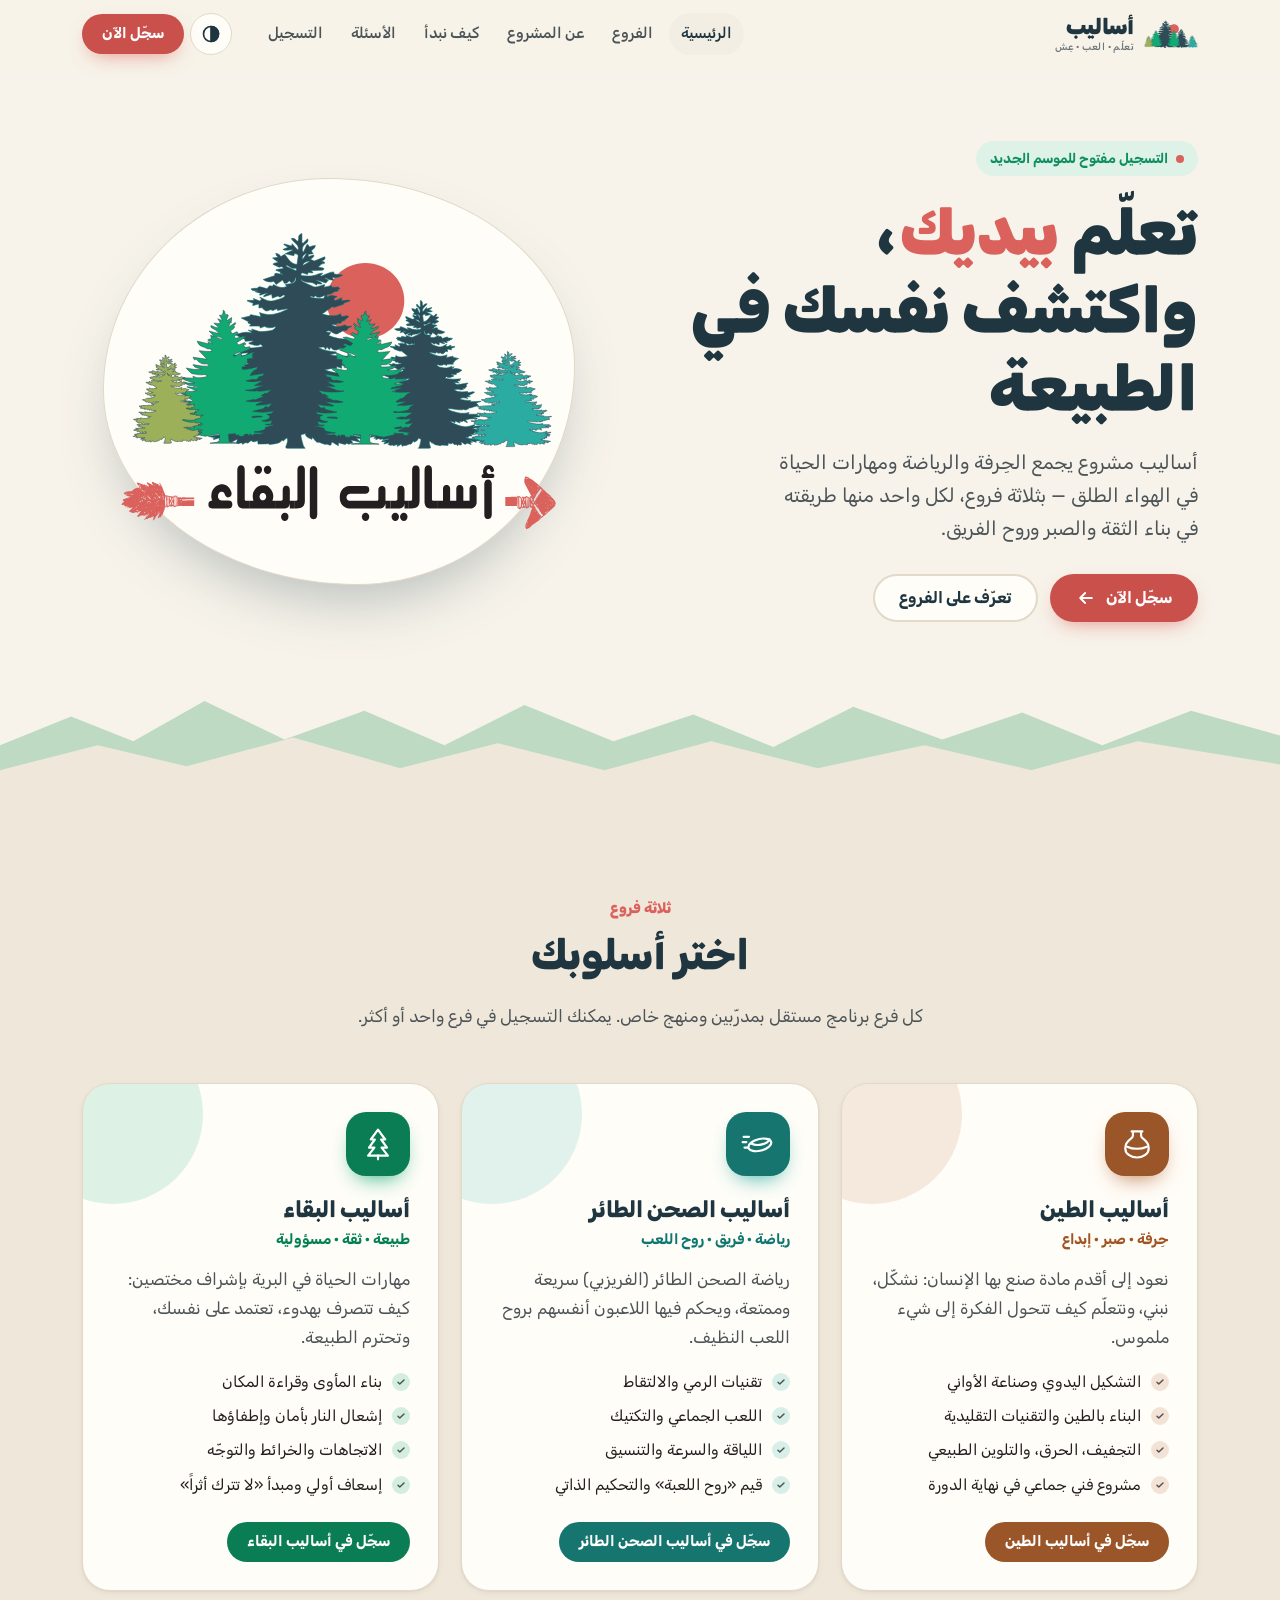
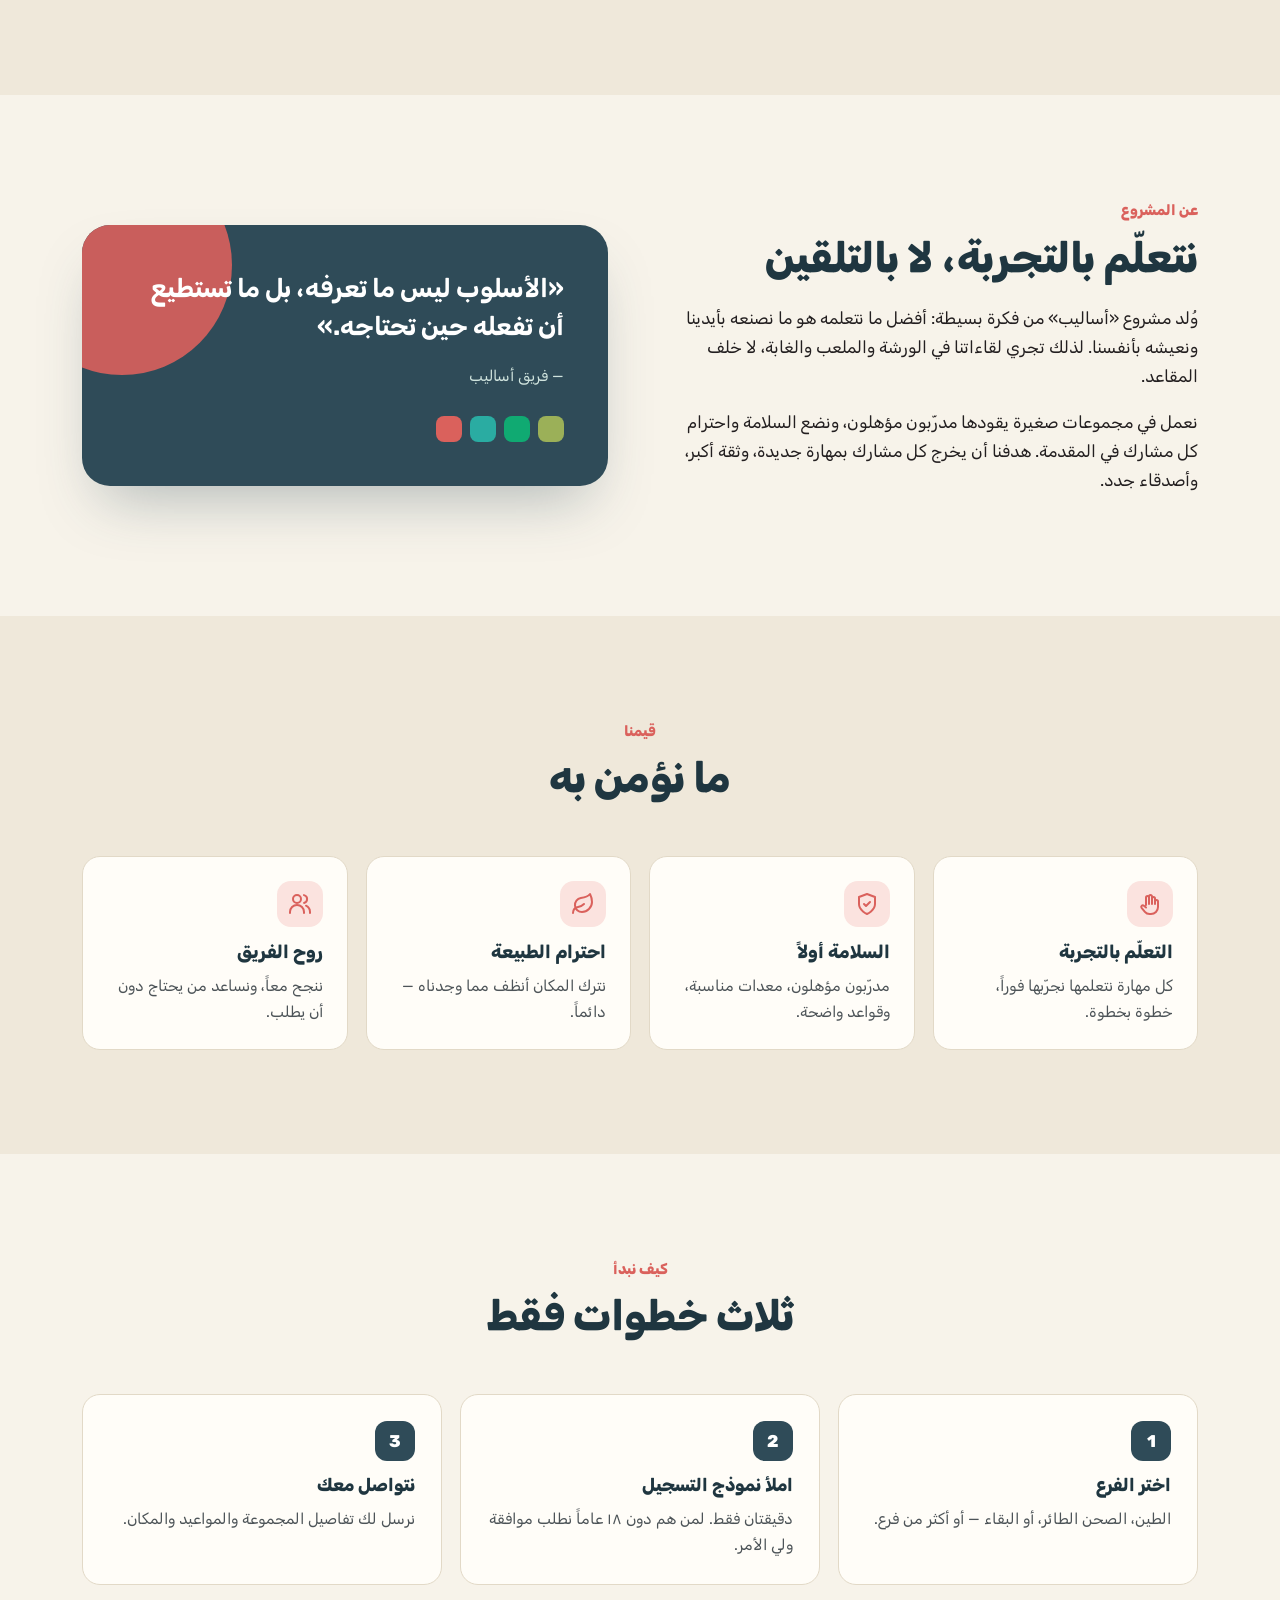
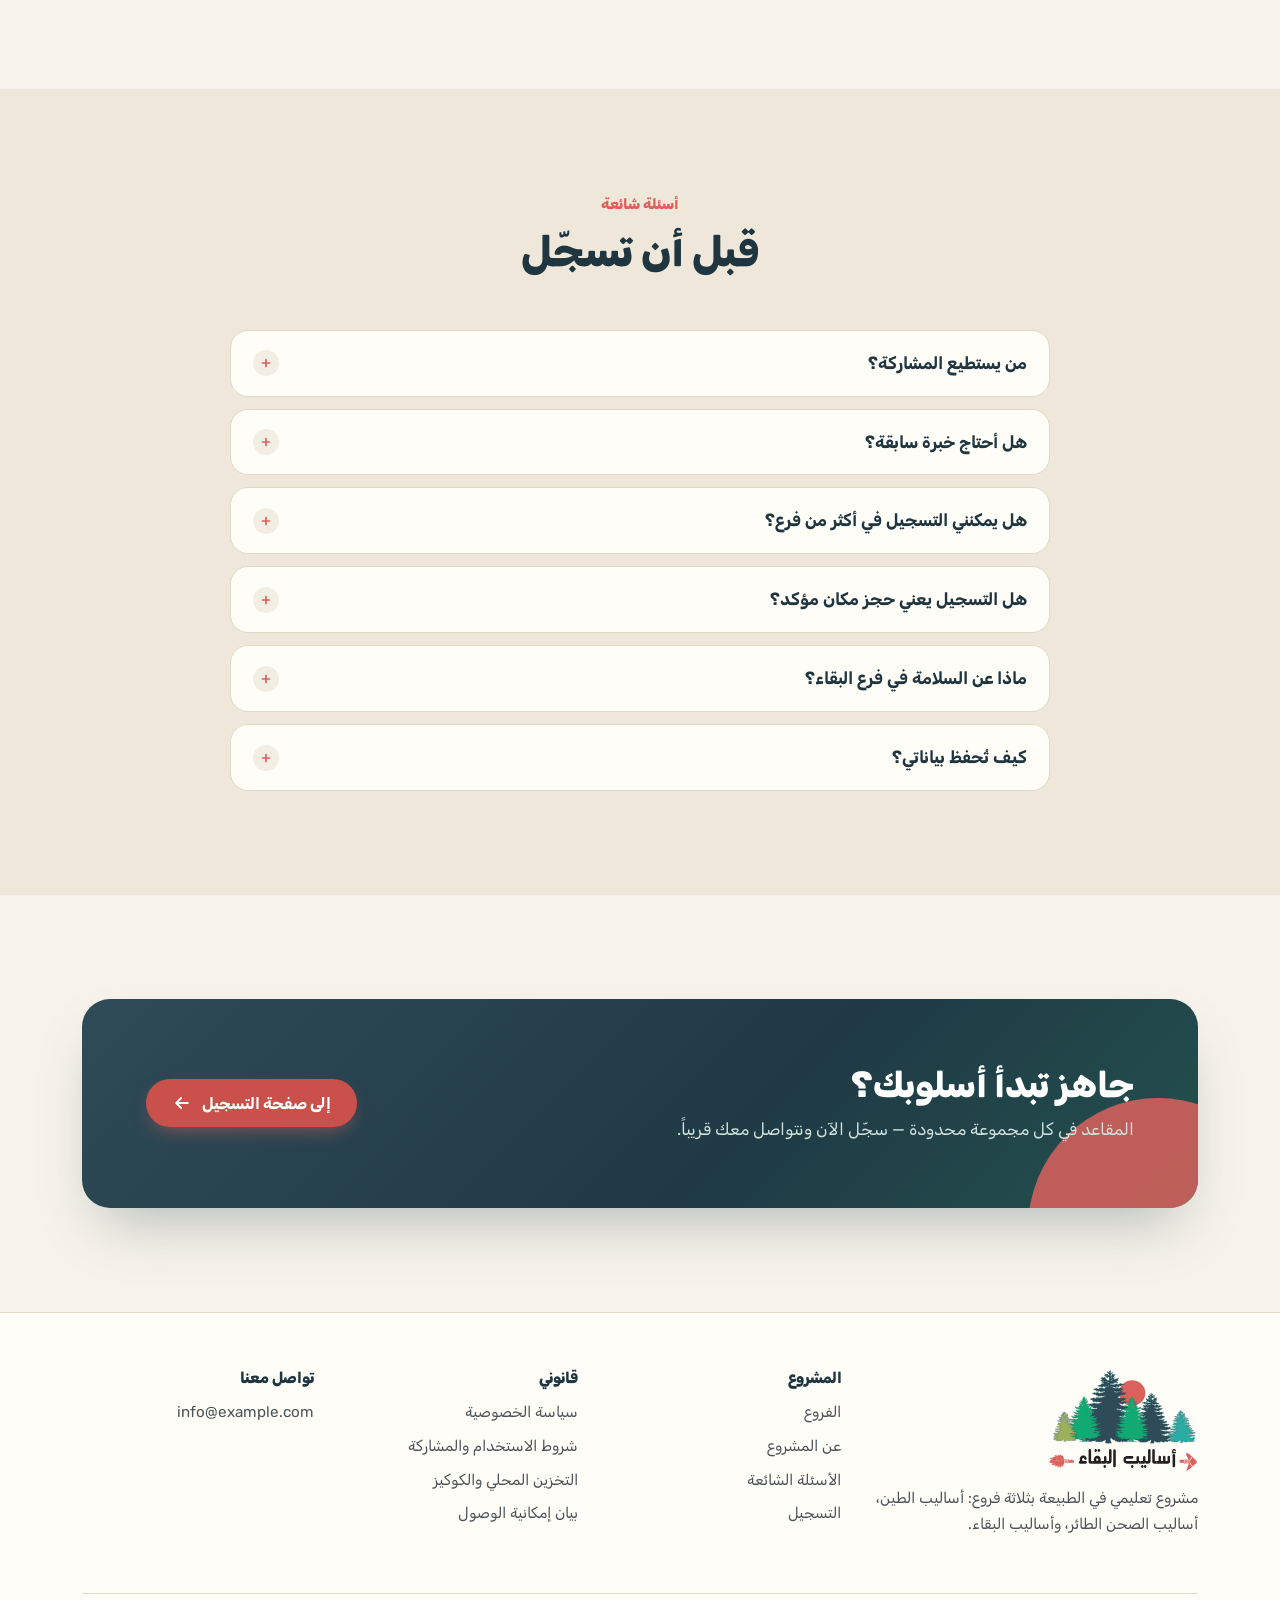
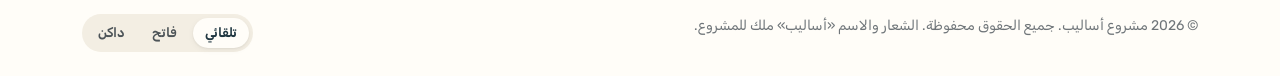
<file: index.html>
<!doctype html>
<html lang="ar" dir="rtl" class="no-js" data-theme="light">
<head>
  <meta charset="utf-8">
  <meta name="viewport" content="width=device-width, initial-scale=1, viewport-fit=cover">
  <title>أساليب — الطين · الصحن الطائر · البقاء</title>
  <meta name="description" content="أساليب مشروع تعليمي في الطبيعة بثلاثة فروع: أساليب الطين، أساليب الصحن الطائر، وأساليب البقاء. سجّل الآن.">
  <meta name="color-scheme" content="light dark">
  <meta name="theme-color" content="#f7f3ea" media="(prefers-color-scheme: light)">
  <meta name="theme-color" content="#0e1a1f" media="(prefers-color-scheme: dark)">
  <meta name="format-detection" content="telephone=no">
  <meta name="referrer" content="strict-origin-when-cross-origin">
  <meta http-equiv="Content-Security-Policy" content="default-src 'self'; script-src 'self'; style-src 'self' 'unsafe-inline'; img-src 'self' data:; font-src 'self'; connect-src 'self' https://script.google.com https://script.googleusercontent.com https://formspree.io; manifest-src 'self'; form-action 'self'; base-uri 'self'; object-src 'none'; frame-src 'none'">
  <meta property="og:type" content="website">
  <meta property="og:locale" content="ar_AR">
  <meta property="og:site_name" content="أساليب">
  <meta property="og:title" content="أساليب — الطين · الصحن الطائر · البقاء">
  <meta property="og:description" content="أساليب مشروع تعليمي في الطبيعة بثلاثة فروع: أساليب الطين، أساليب الصحن الطائر، وأساليب البقاء. سجّل الآن.">
  <meta property="og:image" content="assets/img/og-image.jpg">
  <meta name="twitter:card" content="summary_large_image">
  <link rel="icon" href="assets/img/favicon-32.png" sizes="32x32" type="image/png">
  <link rel="icon" href="assets/img/icon-192.png" sizes="192x192" type="image/png">
  <link rel="apple-touch-icon" href="assets/img/apple-touch-icon.png">
  <link rel="manifest" href="site.webmanifest">
  <meta name="apple-mobile-web-app-title" content="أساليب">
  <link rel="preload" href="assets/fonts/rubik-arabic.woff2" as="font" type="font/woff2" crossorigin>
  <link rel="stylesheet" href="assets/css/style.css">
  <script src="assets/js/boot.js"></script>
  <script src="assets/js/config.js" defer></script>
  <script src="assets/js/app.js" defer></script>
</head>
<body data-page="home">
  <a class="skip-link" href="#main">تخطَّ إلى المحتوى</a>
  <header class="site-header">
    <div class="container header-inner">
      <a class="brand" href="index.html" aria-label="أساليب — الصفحة الرئيسية">
        <img data-logo="emblem" src="assets/img/emblem.svg" alt="" width="54" height="28">
        <span class="brand-name">أساليب<small>تعلّم · العب · عِش</small></span>
      </a>
      <nav class="nav" id="site-nav" aria-label="التنقل الرئيسي">
        <a href="index.html" aria-current="page">الرئيسية</a>
        <a href="index.html#branches">الفروع</a>
        <a href="index.html#about">عن المشروع</a>
        <a href="index.html#how">كيف نبدأ</a>
        <a href="index.html#faq">الأسئلة</a>
        <a href="register.html">التسجيل</a>
      </nav>
      <div class="header-tools">
        <button class="icon-btn" type="button" data-theme-toggle aria-label="تبديل المظهر"><svg data-ico="auto" viewBox="0 0 24 24" fill="none" stroke="currentColor" stroke-width="2" stroke-linecap="round" stroke-linejoin="round" aria-hidden="true"><circle cx="12" cy="12" r="9"/><path d="M12 3a9 9 0 0 1 0 18z" fill="currentColor"/></svg><svg data-ico="light" viewBox="0 0 24 24" fill="none" stroke="currentColor" stroke-width="2" stroke-linecap="round" aria-hidden="true" hidden><circle cx="12" cy="12" r="4.2"/><path d="M12 2.5v2M12 19.5v2M4.6 4.6l1.4 1.4M18 18l1.4 1.4M2.5 12h2M19.5 12h2M4.6 19.4 6 18M18 6l1.4-1.4"/></svg><svg data-ico="dark" viewBox="0 0 24 24" fill="none" stroke="currentColor" stroke-width="2" stroke-linejoin="round" aria-hidden="true" hidden><path d="M20.5 14.2A8.5 8.5 0 0 1 9.8 3.5a8.5 8.5 0 1 0 10.7 10.7z"/></svg></button>
        <a class="btn btn-primary btn-small" href="register.html">سجّل الآن</a>
        <button class="icon-btn menu-toggle" type="button" aria-controls="site-nav" aria-expanded="false" aria-label="القائمة"><svg viewBox="0 0 24 24" fill="none" stroke="currentColor" stroke-width="2.2" stroke-linecap="round" aria-hidden="true"><path d="M4 7h16M4 12h16M4 17h10"/></svg></button>
      </div>
    </div>
  </header>
  <main id="main" tabindex="-1">
<section class="hero">
      <div class="container hero-grid">
        <div>
          <span class="eyebrow">التسجيل مفتوح للموسم الجديد</span>
          <h1>تعلّم <span class="hl">بيديك</span>،<br>واكتشف نفسك في الطبيعة</h1>
          <p class="lead">أساليب مشروع يجمع الحِرفة والرياضة ومهارات الحياة في الهواء الطلق — بثلاثة فروع، لكل واحد منها طريقته في بناء الثقة والصبر وروح الفريق.</p>
          <div class="hero-cta">
            <a class="btn btn-primary" href="register.html">سجّل الآن
              <svg class="arrow" viewBox="0 0 24 24" fill="none" stroke="currentColor" stroke-width="2.2" stroke-linecap="round" stroke-linejoin="round" aria-hidden="true"><path d="M5 12h14M13 6l6 6-6 6"/></svg>
            </a>
            <a class="btn btn-secondary" href="#branches">تعرّف على الفروع</a>
          </div>
        </div>
        <div class="hero-art">
          <div class="disc" aria-hidden="true"></div>
          <img data-logo="logo" src="assets/img/logo.svg" alt="شعار أساليب البقاء: غابة صنوبر وشمس وسهم" width="560" height="385" fetchpriority="high">
        </div>
      </div>
      <svg class="ridge" viewBox="0 0 1440 120" preserveAspectRatio="none" aria-hidden="true">
        <path class="r1" d="M0 70 L80 40 L150 66 L230 24 L320 64 L410 34 L500 70 L590 28 L690 66 L780 38 L870 72 L960 30 L1060 64 L1150 36 L1240 70 L1340 34 L1440 60 V120 H0Z"/>
        <path class="r2" d="M0 96 L110 70 L210 92 L330 62 L450 94 L560 68 L680 96 L800 66 L920 94 L1040 70 L1160 96 L1280 66 L1440 90 V120 H0Z"/>
      </svg>
    </section>
    <section class="section alt" id="branches" aria-labelledby="branches-title">
      <div class="container">
        <div class="section-head center reveal">
          <span class="kicker">ثلاثة فروع</span>
          <h2 id="branches-title">اختر أسلوبك</h2>
          <p>كل فرع برنامج مستقل بمدرّبين ومنهج خاص. يمكنك التسجيل في فرع واحد أو أكثر.</p>
        </div>
        <div class="branches">
          <article class="branch reveal" data-branch="clay">
            <div class="branch-icon" aria-hidden="true">
              <svg viewBox="0 0 40 40" fill="none" stroke="currentColor" stroke-width="2.4" stroke-linecap="round" stroke-linejoin="round"><path d="M14 6h12M15.5 6v4.5c0 1.6-1.1 2.7-2.6 3.8C9.3 17 7 20.4 7 24.6 7 31 12.8 35 20 35s13-4 13-10.4c0-4.2-2.3-7.6-5.9-10.3-1.5-1.1-2.6-2.2-2.6-3.8V6"/><path d="M9 23c3.5 1.6 7.2 2.3 11 2.3S27.5 24.6 31 23"/></svg>
            </div>
            <h3>أساليب الطين</h3>
            <span class="tag">حِرفة · صبر · إبداع</span>
            <p>نعود إلى أقدم مادة صنع بها الإنسان: نشكّل، نبني، ونتعلّم كيف تتحول الفكرة إلى شيء ملموس.</p>
            <ul>
              <li>التشكيل اليدوي وصناعة الأواني</li>
              <li>البناء بالطين والتقنيات التقليدية</li>
              <li>التجفيف، الحرق، والتلوين الطبيعي</li>
              <li>مشروع فني جماعي في نهاية الدورة</li>
            </ul>
            <a class="btn btn-small" href="register.html?branch=clay">سجّل في أساليب الطين</a>
          </article>
          <article class="branch reveal" data-branch="disc">
            <div class="branch-icon" aria-hidden="true">
              <svg viewBox="0 0 40 40" fill="none" stroke="currentColor" stroke-width="2.4" stroke-linecap="round" stroke-linejoin="round"><ellipse cx="22" cy="21" rx="13" ry="6.5" transform="rotate(-14 22 21)"/><path d="M12.5 19.5c3 1.6 7.8 2 12 .9s7.4-3.2 8.2-5.6"/><path d="M4 12h6M3 18h4M5 24h4"/></svg>
            </div>
            <h3>أساليب الصحن الطائر</h3>
            <span class="tag">رياضة · فريق · روح اللعب</span>
            <p>رياضة الصحن الطائر (الفريزبي) سريعة وممتعة، ويحكم فيها اللاعبون أنفسهم بروح اللعب النظيف.</p>
            <ul>
              <li>تقنيات الرمي والالتقاط</li>
              <li>اللعب الجماعي والتكتيك</li>
              <li>اللياقة والسرعة والتنسيق</li>
              <li>قيم «روح اللعبة» والتحكيم الذاتي</li>
            </ul>
            <a class="btn btn-small" href="register.html?branch=disc">سجّل في أساليب الصحن الطائر</a>
          </article>
          <article class="branch reveal" data-branch="survival">
            <div class="branch-icon" aria-hidden="true">
              <svg viewBox="0 0 40 40" fill="none" stroke="currentColor" stroke-width="2.4" stroke-linecap="round" stroke-linejoin="round"><path d="M20 4 12 15h4.5L10 24h6l-7 9h22l-7-9h6l-6.5-9H28z"/><path d="M20 33v4"/></svg>
            </div>
            <h3>أساليب البقاء</h3>
            <span class="tag">طبيعة · ثقة · مسؤولية</span>
            <p>مهارات الحياة في البرية بإشراف مختصين: كيف تتصرف بهدوء، تعتمد على نفسك، وتحترم الطبيعة.</p>
            <ul>
              <li>بناء المأوى وقراءة المكان</li>
              <li>إشعال النار بأمان وإطفاؤها</li>
              <li>الاتجاهات والخرائط والتوجّه</li>
              <li>إسعاف أولي ومبدأ «لا تترك أثراً»</li>
            </ul>
            <a class="btn btn-small" href="register.html?branch=survival">سجّل في أساليب البقاء</a>
          </article>
        </div>
      </div>
    </section>
    <section class="section" id="about" aria-labelledby="about-title">
      <div class="container split">
        <div class="reveal">
          <span class="kicker">عن المشروع</span>
          <h2 id="about-title">نتعلّم بالتجربة، لا بالتلقين</h2>
          <p>وُلد مشروع «أساليب» من فكرة بسيطة: أفضل ما نتعلمه هو ما نصنعه بأيدينا ونعيشه بأنفسنا. لذلك تجري لقاءاتنا في الورشة والملعب والغابة، لا خلف المقاعد.</p>
          <p>نعمل في مجموعات صغيرة يقودها مدرّبون مؤهلون، ونضع السلامة واحترام كل مشارك في المقدمة. هدفنا أن يخرج كل مشارك بمهارة جديدة، وثقة أكبر، وأصدقاء جدد.</p>
        </div>
        <div class="about-card reveal">
          <blockquote>«الأسلوب ليس ما تعرفه، بل ما تستطيع أن تفعله حين تحتاجه.»</blockquote>
          <div class="sig">— فريق أساليب</div>
          <div class="trees" aria-hidden="true">
            <span style="background:#9bb058"></span><span style="background:#10aa72"></span><span style="background:#2aaca2"></span><span style="background:#da615c"></span>
          </div>
        </div>
      </div>
    </section>
    <section class="section alt" aria-labelledby="values-title">
      <div class="container">
        <div class="section-head center reveal">
          <span class="kicker">قيمنا</span>
          <h2 id="values-title">ما نؤمن به</h2>
        </div>
        <div class="values">
          <div class="value reveal">
            <div class="v-ico" aria-hidden="true"><svg viewBox="0 0 24 24" fill="none" stroke="currentColor" stroke-width="2" stroke-linecap="round" stroke-linejoin="round"><path d="M8 13V5.5a1.5 1.5 0 0 1 3 0V12M11 11.5v-7a1.5 1.5 0 0 1 3 0V12M14 6.5a1.5 1.5 0 0 1 3 0V12M17 9.5a1.5 1.5 0 0 1 3 0V15a7 7 0 0 1-7 7h-1.5a6 6 0 0 1-4.6-2.2L3.6 15.9a1.6 1.6 0 0 1 2.3-2.2L8 15.5"/></svg></div>
            <h3>التعلّم بالتجربة</h3>
            <p>كل مهارة نتعلمها نجرّبها فوراً، خطوة بخطوة.</p>
          </div>
          <div class="value reveal">
            <div class="v-ico" aria-hidden="true"><svg viewBox="0 0 24 24" fill="none" stroke="currentColor" stroke-width="2" stroke-linecap="round" stroke-linejoin="round"><path d="M12 22s8-3.5 8-10V5l-8-3-8 3v7c0 6.5 8 10 8 10z"/><path d="m9 12 2 2 4-4"/></svg></div>
            <h3>السلامة أولاً</h3>
            <p>مدرّبون مؤهلون، معدات مناسبة، وقواعد واضحة.</p>
          </div>
          <div class="value reveal">
            <div class="v-ico" aria-hidden="true"><svg viewBox="0 0 24 24" fill="none" stroke="currentColor" stroke-width="2" stroke-linecap="round" stroke-linejoin="round"><path d="M11 20A7 7 0 0 1 9.8 6.1C15.5 5 17 4.5 19 2c1 2 2 4.2 2 8 0 5.5-4.8 10-10 10z"/><path d="M2 21c0-3 1.9-5.4 5.1-6C9.5 14.5 12 13 13 12"/></svg></div>
            <h3>احترام الطبيعة</h3>
            <p>نترك المكان أنظف مما وجدناه — دائماً.</p>
          </div>
          <div class="value reveal">
            <div class="v-ico" aria-hidden="true"><svg viewBox="0 0 24 24" fill="none" stroke="currentColor" stroke-width="2" stroke-linecap="round" stroke-linejoin="round"><circle cx="9" cy="7" r="4"/><path d="M2 21v-1a7 7 0 0 1 14 0v1M16 3.1a4 4 0 0 1 0 7.8M22 21v-1a7 7 0 0 0-4-6.3"/></svg></div>
            <h3>روح الفريق</h3>
            <p>ننجح معاً، ونساعد من يحتاج دون أن يطلب.</p>
          </div>
        </div>
      </div>
    </section>
    <section class="section" id="how" aria-labelledby="how-title">
      <div class="container">
        <div class="section-head center reveal">
          <span class="kicker">كيف نبدأ</span>
          <h2 id="how-title">ثلاث خطوات فقط</h2>
        </div>
        <ol class="steps" style="list-style:none;padding:0;margin:0">
          <li class="step reveal"><h3>اختر الفرع</h3><p>الطين، الصحن الطائر، أو البقاء — أو أكثر من فرع.</p></li>
          <li class="step reveal"><h3>املأ نموذج التسجيل</h3><p>دقيقتان فقط. لمن هم دون ١٨ عاماً نطلب موافقة ولي الأمر.</p></li>
          <li class="step reveal"><h3>نتواصل معك</h3><p>نرسل لك تفاصيل المجموعة والمواعيد والمكان.</p></li>
        </ol>
      </div>
    </section>
    <section class="section alt" id="faq" aria-labelledby="faq-title">
      <div class="container">
        <div class="section-head center reveal">
          <span class="kicker">أسئلة شائعة</span>
          <h2 id="faq-title">قبل أن تسجّل</h2>
        </div>
        <div class="faq">
          <details class="reveal"><summary>من يستطيع المشاركة؟</summary><p>الفروع مفتوحة لأعمار مختلفة، ونقسّم المجموعات حسب العمر والمستوى. لمن هم دون ١٨ عاماً نطلب موافقة ولي الأمر.</p></details>
          <details class="reveal"><summary>هل أحتاج خبرة سابقة؟</summary><p>لا. نبدأ من الأساسيات، ونناسب التمارين لمستوى كل مشارك.</p></details>
          <details class="reveal"><summary>هل يمكنني التسجيل في أكثر من فرع؟</summary><p>نعم. أرسل نموذجاً منفصلاً لكل فرع، وسنحاول تنسيق المواعيد بينها.</p></details>
          <details class="reveal"><summary>هل التسجيل يعني حجز مكان مؤكد؟</summary><p>التسجيل طلب للانضمام. نؤكد المكان بعد التواصل معك وحسب عدد المقاعد في كل مجموعة.</p></details>
          <details class="reveal"><summary>ماذا عن السلامة في فرع البقاء؟</summary><p>جميع الأنشطة بإشراف مدرّبين مختصين، وبحسب قواعد سلامة واضحة. أخبرنا في النموذج عن أي حالة صحية نحتاج معرفتها.</p></details>
          <details class="reveal"><summary>كيف تُحفظ بياناتي؟</summary><p>نستخدم بياناتك لتنظيم المشاركة والتواصل معك فقط، ولا نبيعها لأحد. التفاصيل في <a href="privacy.html">سياسة الخصوصية</a>.</p></details>
        </div>
      </div>
    </section>
    <section class="section">
      <div class="container">
        <div class="cta-band reveal">
          <div>
            <h2>جاهز تبدأ أسلوبك؟</h2>
            <p>المقاعد في كل مجموعة محدودة — سجّل الآن ونتواصل معك قريباً.</p>
          </div>
          <a class="btn btn-primary" href="register.html">إلى صفحة التسجيل
            <svg class="arrow" viewBox="0 0 24 24" fill="none" stroke="currentColor" stroke-width="2.2" stroke-linecap="round" stroke-linejoin="round" aria-hidden="true"><path d="M5 12h14M13 6l6 6-6 6"/></svg>
          </a>
        </div>
      </div>
    </section>
  </main>
  <footer class="site-footer">
    <div class="container">
      <div class="footer-grid">
        <div class="footer-brand">
          <img data-logo="logo" src="assets/img/logo.svg" alt="شعار أساليب" width="150" height="103" loading="lazy">
          <p>مشروع تعليمي في الطبيعة بثلاثة فروع: أساليب الطين، أساليب الصحن الطائر، وأساليب البقاء.</p>
        </div>
        <div>
          <h4>المشروع</h4>
          <ul>
            <li><a href="index.html#branches">الفروع</a></li>
            <li><a href="index.html#about">عن المشروع</a></li>
            <li><a href="index.html#faq">الأسئلة الشائعة</a></li>
            <li><a href="register.html">التسجيل</a></li>
          </ul>
        </div>
        <div>
          <h4>قانوني</h4>
          <ul>
            <li><a href="privacy.html">سياسة الخصوصية</a></li>
            <li><a href="terms.html">شروط الاستخدام والمشاركة</a></li>
            <li><a href="cookies.html">التخزين المحلي والكوكيز</a></li>
            <li><a href="accessibility.html">بيان إمكانية الوصول</a></li>
          </ul>
        </div>
        <div>
          <h4>تواصل معنا</h4>
          <ul>
            <li data-cfg-wrap><a data-cfg="contactEmail" dir="ltr" href="#"></a></li>
            <li data-cfg-wrap hidden><a data-cfg="phone" dir="ltr" href="#"></a></li>
            <li data-cfg-wrap hidden><a data-cfg="whatsapp" href="#" target="_blank" rel="noopener"></a></li>
            <li data-cfg-wrap hidden><a data-cfg="instagram" data-cfg-keep href="#" target="_blank" rel="noopener">Instagram</a></li>
            <li data-cfg-wrap hidden><a data-cfg="facebook" data-cfg-keep href="#" target="_blank" rel="noopener">Facebook</a></li>
          </ul>
        </div>
      </div>
      <div class="footer-bottom">
        <span>© <span data-year>2026</span> <span data-cfg="orgName">مشروع أساليب</span>. جميع الحقوق محفوظة. الشعار والاسم «أساليب» ملك للمشروع.</span>
        <span class="theme-pills" role="group" aria-label="المظهر">
          <button type="button" data-theme-set="auto" aria-pressed="true">تلقائي</button>
          <button type="button" data-theme-set="light" aria-pressed="false">فاتح</button>
          <button type="button" data-theme-set="dark" aria-pressed="false">داكن</button>
        </span>
      </div>
    </div>
  </footer>
</body>
</html>
</file>
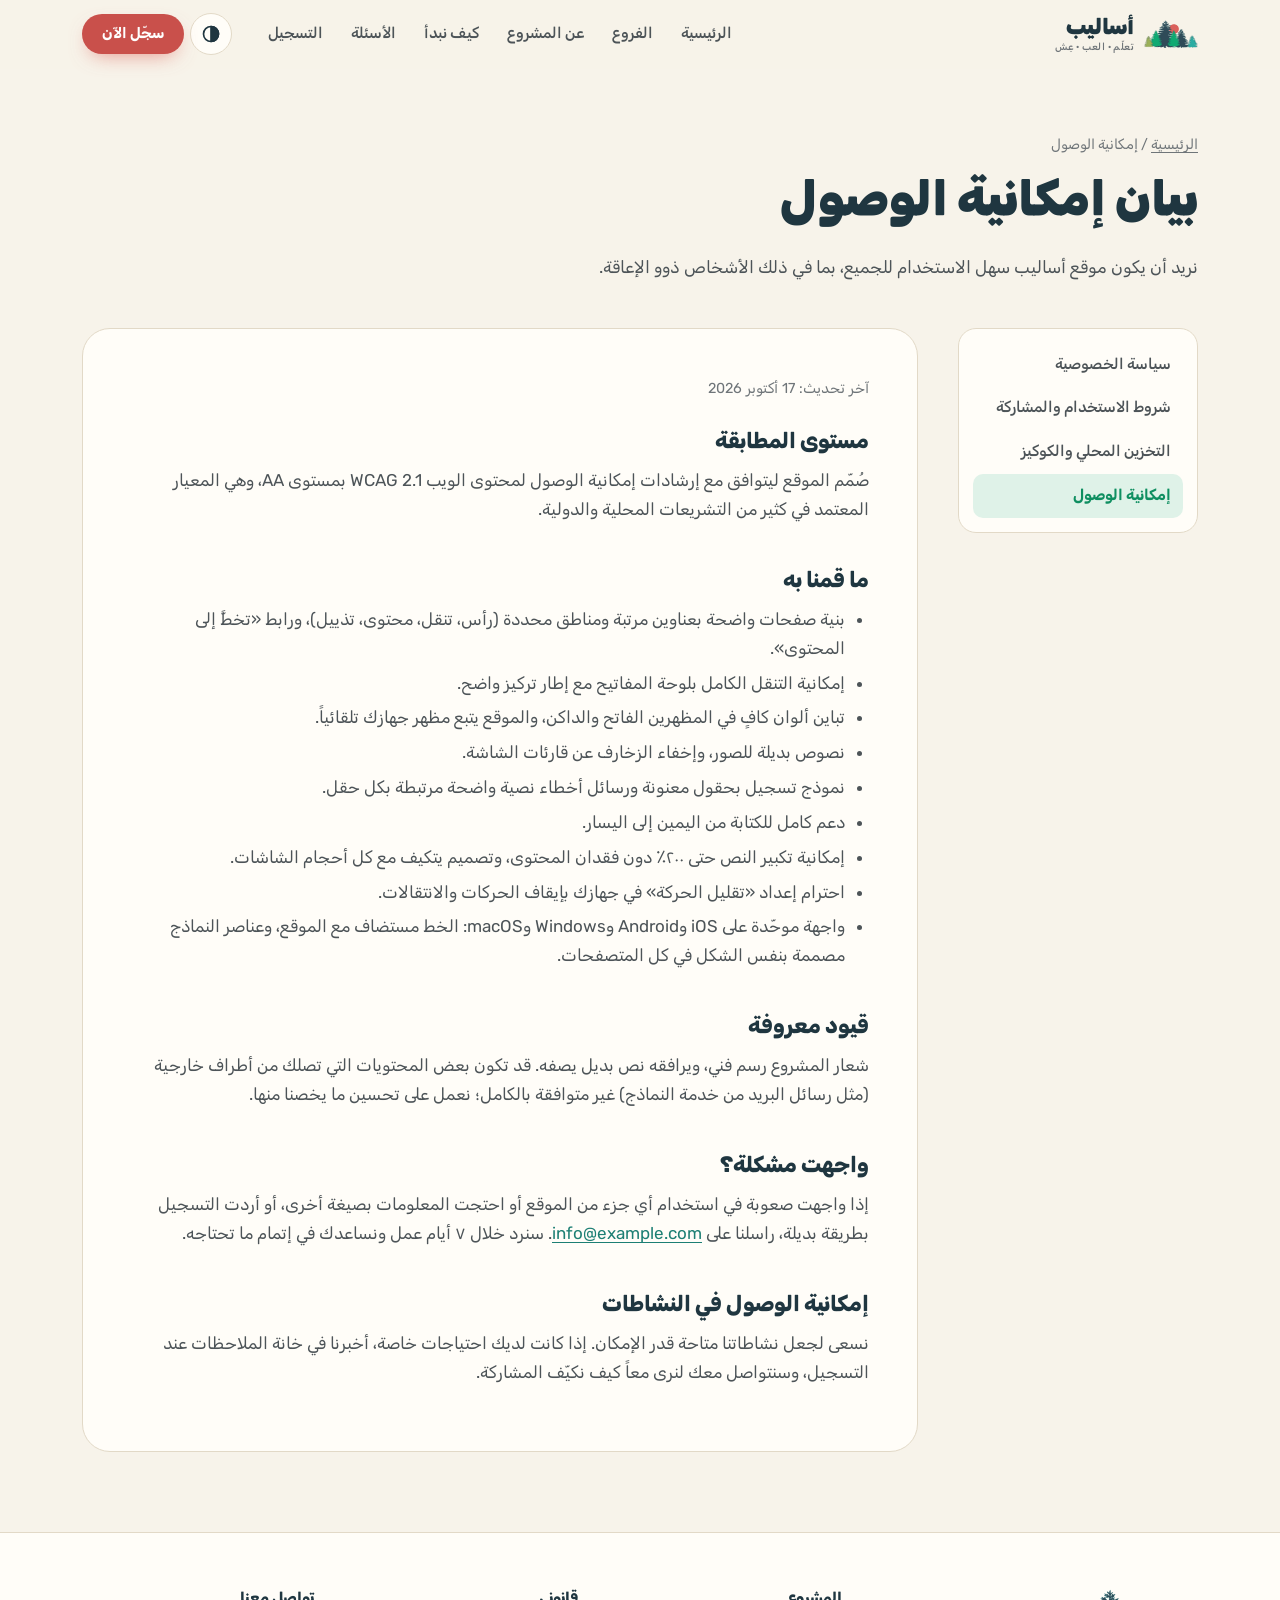
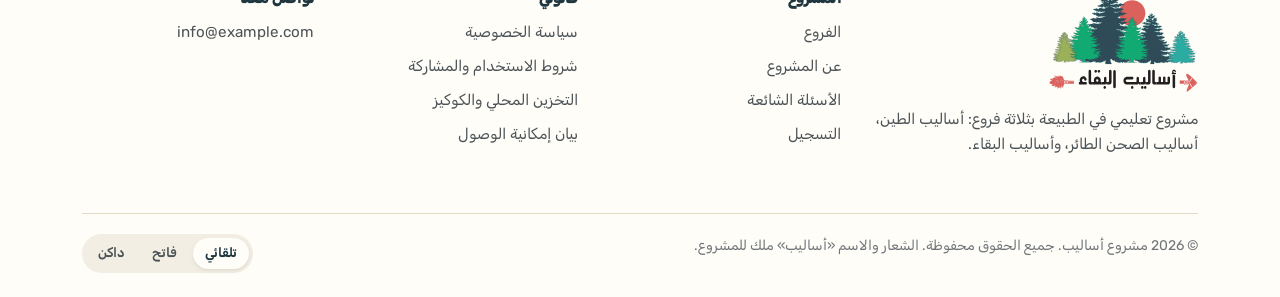
<file: accessibility.html>
<!doctype html>
<html lang="ar" dir="rtl" class="no-js" data-theme="light">
<head>
  <meta charset="utf-8">
  <meta name="viewport" content="width=device-width, initial-scale=1, viewport-fit=cover">
  <title>بيان إمكانية الوصول — أساليب</title>
  <meta name="description" content="التزام موقع أساليب بإمكانية الوصول لجميع المستخدمين، وما قمنا به، وكيف تبلغنا عن مشكلة.">
  <meta name="color-scheme" content="light dark">
  <meta name="theme-color" content="#f7f3ea" media="(prefers-color-scheme: light)">
  <meta name="theme-color" content="#0e1a1f" media="(prefers-color-scheme: dark)">
  <meta name="format-detection" content="telephone=no">
  <meta name="referrer" content="strict-origin-when-cross-origin">
  <meta http-equiv="Content-Security-Policy" content="default-src 'self'; script-src 'self'; style-src 'self' 'unsafe-inline'; img-src 'self' data:; font-src 'self'; connect-src 'self' https://script.google.com https://script.googleusercontent.com https://formspree.io; manifest-src 'self'; form-action 'self'; base-uri 'self'; object-src 'none'; frame-src 'none'">
  <meta property="og:type" content="website">
  <meta property="og:locale" content="ar_AR">
  <meta property="og:site_name" content="أساليب">
  <meta property="og:title" content="بيان إمكانية الوصول — أساليب">
  <meta property="og:description" content="التزام موقع أساليب بإمكانية الوصول لجميع المستخدمين، وما قمنا به، وكيف تبلغنا عن مشكلة.">
  <meta property="og:image" content="assets/img/og-image.jpg">
  <meta name="twitter:card" content="summary_large_image">
  <link rel="icon" href="assets/img/favicon-32.png" sizes="32x32" type="image/png">
  <link rel="icon" href="assets/img/icon-192.png" sizes="192x192" type="image/png">
  <link rel="apple-touch-icon" href="assets/img/apple-touch-icon.png">
  <link rel="manifest" href="site.webmanifest">
  <meta name="apple-mobile-web-app-title" content="أساليب">
  <link rel="preload" href="assets/fonts/rubik-arabic.woff2" as="font" type="font/woff2" crossorigin>
  <link rel="stylesheet" href="assets/css/style.css">
  <script src="assets/js/boot.js"></script>
  <script src="assets/js/config.js" defer></script>
  <script src="assets/js/app.js" defer></script>
</head>
<body data-page="accessibility">
  <a class="skip-link" href="#main">تخطَّ إلى المحتوى</a>
  <header class="site-header">
    <div class="container header-inner">
      <a class="brand" href="index.html" aria-label="أساليب — الصفحة الرئيسية">
        <img data-logo="emblem" src="assets/img/emblem.svg" alt="" width="54" height="28">
        <span class="brand-name">أساليب<small>تعلّم · العب · عِش</small></span>
      </a>
      <nav class="nav" id="site-nav" aria-label="التنقل الرئيسي">
        <a href="index.html">الرئيسية</a>
        <a href="index.html#branches">الفروع</a>
        <a href="index.html#about">عن المشروع</a>
        <a href="index.html#how">كيف نبدأ</a>
        <a href="index.html#faq">الأسئلة</a>
        <a href="register.html">التسجيل</a>
      </nav>
      <div class="header-tools">
        <button class="icon-btn" type="button" data-theme-toggle aria-label="تبديل المظهر"><svg data-ico="auto" viewBox="0 0 24 24" fill="none" stroke="currentColor" stroke-width="2" stroke-linecap="round" stroke-linejoin="round" aria-hidden="true"><circle cx="12" cy="12" r="9"/><path d="M12 3a9 9 0 0 1 0 18z" fill="currentColor"/></svg><svg data-ico="light" viewBox="0 0 24 24" fill="none" stroke="currentColor" stroke-width="2" stroke-linecap="round" aria-hidden="true" hidden><circle cx="12" cy="12" r="4.2"/><path d="M12 2.5v2M12 19.5v2M4.6 4.6l1.4 1.4M18 18l1.4 1.4M2.5 12h2M19.5 12h2M4.6 19.4 6 18M18 6l1.4-1.4"/></svg><svg data-ico="dark" viewBox="0 0 24 24" fill="none" stroke="currentColor" stroke-width="2" stroke-linejoin="round" aria-hidden="true" hidden><path d="M20.5 14.2A8.5 8.5 0 0 1 9.8 3.5a8.5 8.5 0 1 0 10.7 10.7z"/></svg></button>
        <a class="btn btn-primary btn-small" href="register.html">سجّل الآن</a>
        <button class="icon-btn menu-toggle" type="button" aria-controls="site-nav" aria-expanded="false" aria-label="القائمة"><svg viewBox="0 0 24 24" fill="none" stroke="currentColor" stroke-width="2.2" stroke-linecap="round" aria-hidden="true"><path d="M4 7h16M4 12h16M4 17h10"/></svg></button>
      </div>
    </div>
  </header>
  <main id="main" tabindex="-1">
<section class="page-hero">
      <div class="container">
        <nav class="breadcrumb" aria-label="مسار التنقل"><a href="index.html">الرئيسية</a> / <span aria-current="page">إمكانية الوصول</span></nav>
        <h1>بيان إمكانية الوصول</h1>
        <p>نريد أن يكون موقع أساليب سهل الاستخدام للجميع، بما في ذلك الأشخاص ذوو الإعاقة.</p>
      </div>
    </section>
    <div class="container legal">
      <nav class="legal-nav" aria-label="صفحات قانونية">
        <a href="privacy.html">سياسة الخصوصية</a>
        <a href="terms.html">شروط الاستخدام والمشاركة</a>
        <a href="cookies.html">التخزين المحلي والكوكيز</a>
        <a href="accessibility.html" aria-current="page">إمكانية الوصول</a>
      </nav>
      <article class="prose">
        <span class="meta">آخر تحديث: <span data-cfg="legalUpdated">2026-10-17</span></span>
        <h2>مستوى المطابقة</h2>
        <p>صُمّم الموقع ليتوافق مع إرشادات إمكانية الوصول لمحتوى الويب <span dir="ltr">WCAG 2.1</span> بمستوى <span dir="ltr">AA</span>، وهي المعيار المعتمد في كثير من التشريعات المحلية والدولية.</p>
        <h2>ما قمنا به</h2>
        <ul>
          <li>بنية صفحات واضحة بعناوين مرتبة ومناطق محددة (رأس، تنقل، محتوى، تذييل)، ورابط «تخطَّ إلى المحتوى».</li>
          <li>إمكانية التنقل الكامل بلوحة المفاتيح مع إطار تركيز واضح.</li>
          <li>تباين ألوان كافٍ في المظهرين الفاتح والداكن، والموقع يتبع مظهر جهازك تلقائياً.</li>
          <li>نصوص بديلة للصور، وإخفاء الزخارف عن قارئات الشاشة.</li>
          <li>نموذج تسجيل بحقول معنونة ورسائل أخطاء نصية واضحة مرتبطة بكل حقل.</li>
          <li>دعم كامل للكتابة من اليمين إلى اليسار.</li>
          <li>إمكانية تكبير النص حتى ٢٠٠٪ دون فقدان المحتوى، وتصميم يتكيف مع كل أحجام الشاشات.</li>
          <li>احترام إعداد «تقليل الحركة» في جهازك بإيقاف الحركات والانتقالات.</li>
          <li>واجهة موحّدة على <span dir="ltr">iOS</span> و<span dir="ltr">Android</span> و<span dir="ltr">Windows</span> و<span dir="ltr">macOS</span>: الخط مستضاف مع الموقع، وعناصر النماذج مصممة بنفس الشكل في كل المتصفحات.</li>
        </ul>
        <h2>قيود معروفة</h2>
        <p>شعار المشروع رسم فني، ويرافقه نص بديل يصفه. قد تكون بعض المحتويات التي تصلك من أطراف خارجية (مثل رسائل البريد من خدمة النماذج) غير متوافقة بالكامل؛ نعمل على تحسين ما يخصنا منها.</p>
        <h2>واجهت مشكلة؟</h2>
        <p>إذا واجهت صعوبة في استخدام أي جزء من الموقع أو احتجت المعلومات بصيغة أخرى، أو أردت التسجيل بطريقة بديلة، راسلنا على <a data-cfg="contactEmail" dir="ltr" href="#"></a><span data-cfg-wrap hidden> أو اتصل على <a data-cfg="phone" dir="ltr" href="#"></a></span>. سنرد خلال ٧ أيام عمل ونساعدك في إتمام ما تحتاجه.</p>
        <h2>إمكانية الوصول في النشاطات</h2>
        <p>نسعى لجعل نشاطاتنا متاحة قدر الإمكان. إذا كانت لديك احتياجات خاصة، أخبرنا في خانة الملاحظات عند التسجيل، وسنتواصل معك لنرى معاً كيف نكيّف المشاركة.</p>
      </article>
    </div>
  </main>
  <footer class="site-footer">
    <div class="container">
      <div class="footer-grid">
        <div class="footer-brand">
          <img data-logo="logo" src="assets/img/logo.svg" alt="شعار أساليب" width="150" height="103" loading="lazy">
          <p>مشروع تعليمي في الطبيعة بثلاثة فروع: أساليب الطين، أساليب الصحن الطائر، وأساليب البقاء.</p>
        </div>
        <div>
          <h4>المشروع</h4>
          <ul>
            <li><a href="index.html#branches">الفروع</a></li>
            <li><a href="index.html#about">عن المشروع</a></li>
            <li><a href="index.html#faq">الأسئلة الشائعة</a></li>
            <li><a href="register.html">التسجيل</a></li>
          </ul>
        </div>
        <div>
          <h4>قانوني</h4>
          <ul>
            <li><a href="privacy.html">سياسة الخصوصية</a></li>
            <li><a href="terms.html">شروط الاستخدام والمشاركة</a></li>
            <li><a href="cookies.html">التخزين المحلي والكوكيز</a></li>
            <li><a href="accessibility.html">بيان إمكانية الوصول</a></li>
          </ul>
        </div>
        <div>
          <h4>تواصل معنا</h4>
          <ul>
            <li data-cfg-wrap><a data-cfg="contactEmail" dir="ltr" href="#"></a></li>
            <li data-cfg-wrap hidden><a data-cfg="phone" dir="ltr" href="#"></a></li>
            <li data-cfg-wrap hidden><a data-cfg="whatsapp" href="#" target="_blank" rel="noopener"></a></li>
            <li data-cfg-wrap hidden><a data-cfg="instagram" data-cfg-keep href="#" target="_blank" rel="noopener">Instagram</a></li>
            <li data-cfg-wrap hidden><a data-cfg="facebook" data-cfg-keep href="#" target="_blank" rel="noopener">Facebook</a></li>
          </ul>
        </div>
      </div>
      <div class="footer-bottom">
        <span>© <span data-year>2026</span> <span data-cfg="orgName">مشروع أساليب</span>. جميع الحقوق محفوظة. الشعار والاسم «أساليب» ملك للمشروع.</span>
        <span class="theme-pills" role="group" aria-label="المظهر">
          <button type="button" data-theme-set="auto" aria-pressed="true">تلقائي</button>
          <button type="button" data-theme-set="light" aria-pressed="false">فاتح</button>
          <button type="button" data-theme-set="dark" aria-pressed="false">داكن</button>
        </span>
      </div>
    </div>
  </footer>
</body>
</html>
</file>
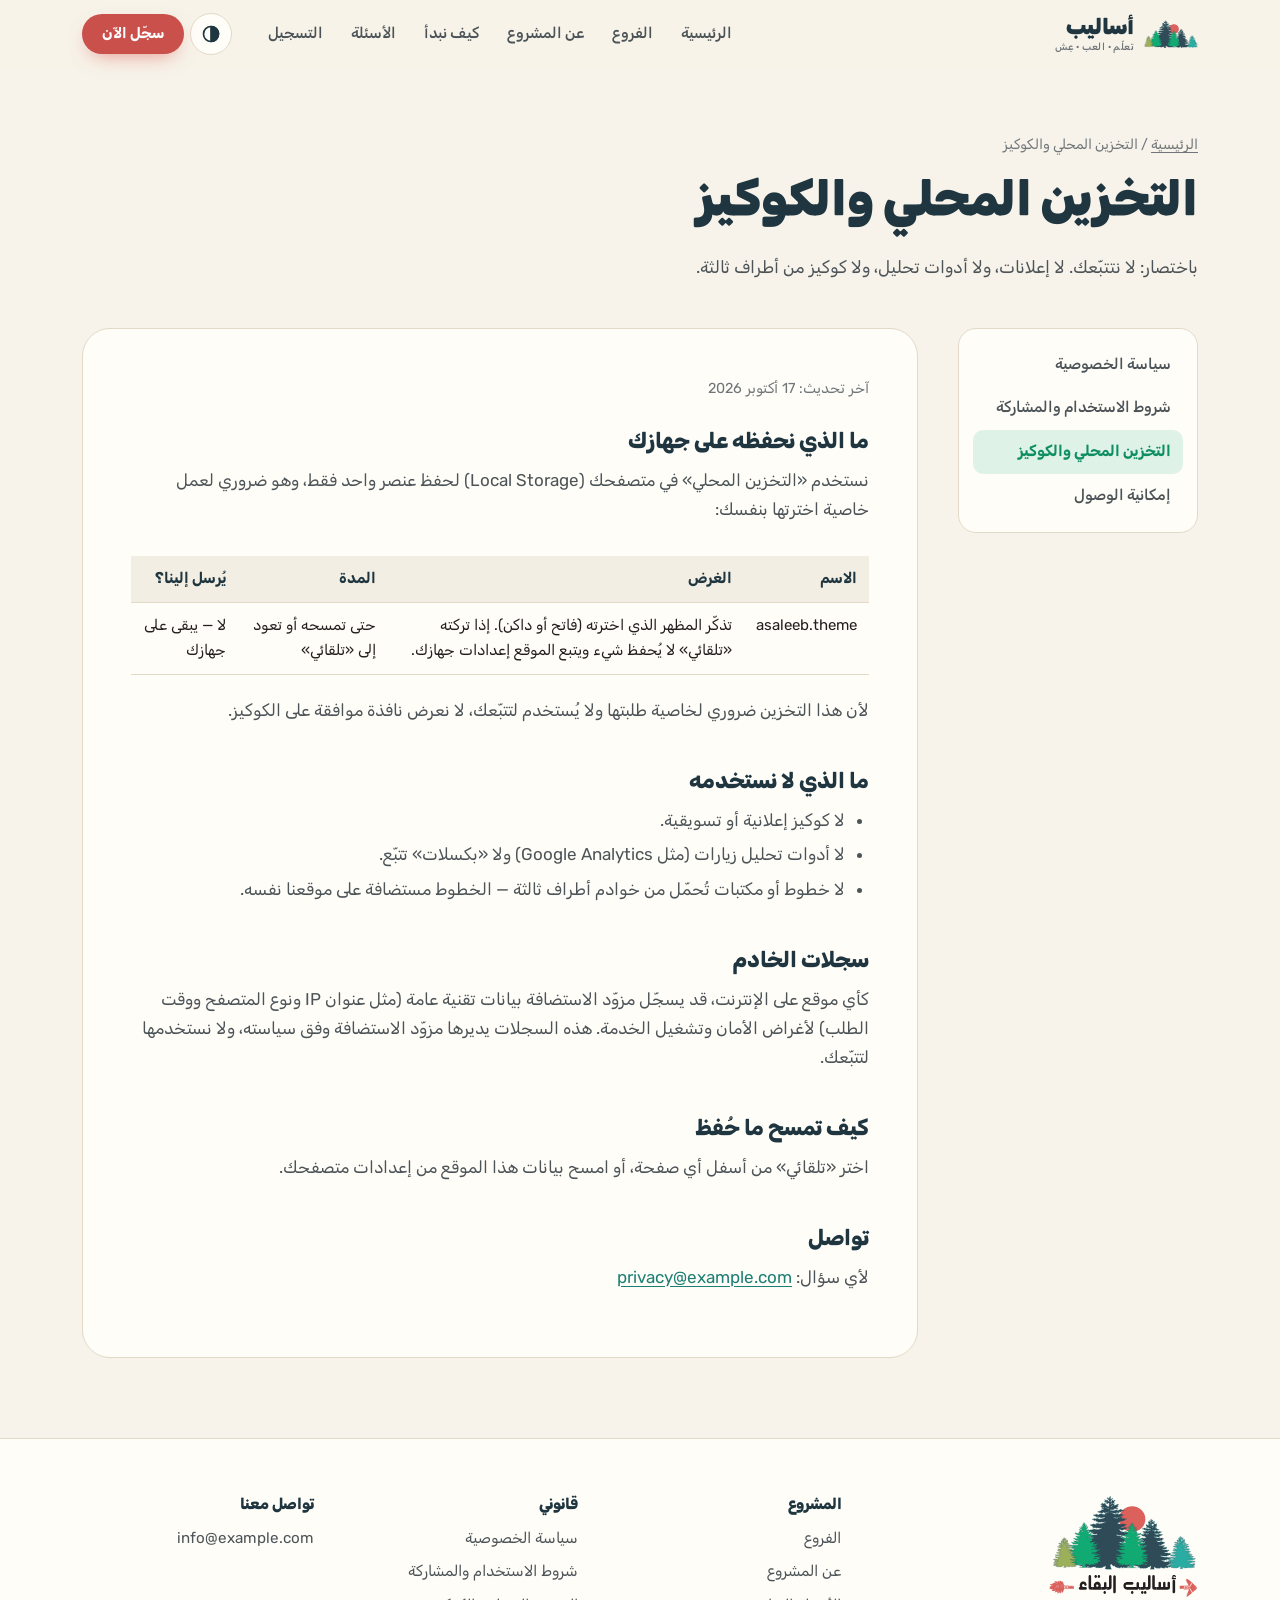
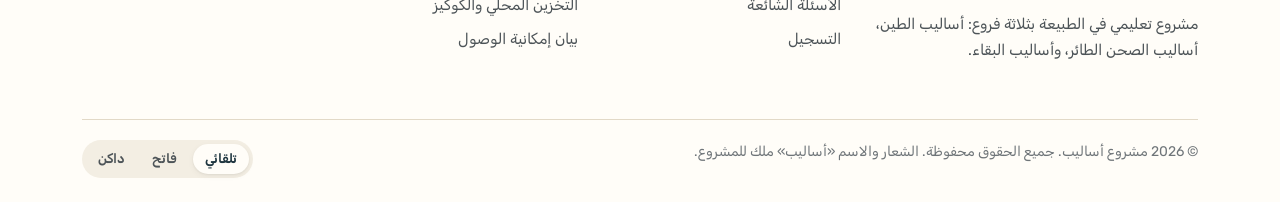
<file: cookies.html>
<!doctype html>
<html lang="ar" dir="rtl" class="no-js" data-theme="light">
<head>
  <meta charset="utf-8">
  <meta name="viewport" content="width=device-width, initial-scale=1, viewport-fit=cover">
  <title>التخزين المحلي والكوكيز — أساليب</title>
  <meta name="description" content="موقع أساليب لا يستخدم كوكيز تتبّع أو إعلانات. هذه الصفحة توضح ما يُحفظ على جهازك.">
  <meta name="color-scheme" content="light dark">
  <meta name="theme-color" content="#f7f3ea" media="(prefers-color-scheme: light)">
  <meta name="theme-color" content="#0e1a1f" media="(prefers-color-scheme: dark)">
  <meta name="format-detection" content="telephone=no">
  <meta name="referrer" content="strict-origin-when-cross-origin">
  <meta http-equiv="Content-Security-Policy" content="default-src 'self'; script-src 'self'; style-src 'self' 'unsafe-inline'; img-src 'self' data:; font-src 'self'; connect-src 'self' https://script.google.com https://script.googleusercontent.com https://formspree.io; manifest-src 'self'; form-action 'self'; base-uri 'self'; object-src 'none'; frame-src 'none'">
  <meta property="og:type" content="website">
  <meta property="og:locale" content="ar_AR">
  <meta property="og:site_name" content="أساليب">
  <meta property="og:title" content="التخزين المحلي والكوكيز — أساليب">
  <meta property="og:description" content="موقع أساليب لا يستخدم كوكيز تتبّع أو إعلانات. هذه الصفحة توضح ما يُحفظ على جهازك.">
  <meta property="og:image" content="assets/img/og-image.jpg">
  <meta name="twitter:card" content="summary_large_image">
  <link rel="icon" href="assets/img/favicon-32.png" sizes="32x32" type="image/png">
  <link rel="icon" href="assets/img/icon-192.png" sizes="192x192" type="image/png">
  <link rel="apple-touch-icon" href="assets/img/apple-touch-icon.png">
  <link rel="manifest" href="site.webmanifest">
  <meta name="apple-mobile-web-app-title" content="أساليب">
  <link rel="preload" href="assets/fonts/rubik-arabic.woff2" as="font" type="font/woff2" crossorigin>
  <link rel="stylesheet" href="assets/css/style.css">
  <script src="assets/js/boot.js"></script>
  <script src="assets/js/config.js" defer></script>
  <script src="assets/js/app.js" defer></script>
</head>
<body data-page="cookies">
  <a class="skip-link" href="#main">تخطَّ إلى المحتوى</a>
  <header class="site-header">
    <div class="container header-inner">
      <a class="brand" href="index.html" aria-label="أساليب — الصفحة الرئيسية">
        <img data-logo="emblem" src="assets/img/emblem.svg" alt="" width="54" height="28">
        <span class="brand-name">أساليب<small>تعلّم · العب · عِش</small></span>
      </a>
      <nav class="nav" id="site-nav" aria-label="التنقل الرئيسي">
        <a href="index.html">الرئيسية</a>
        <a href="index.html#branches">الفروع</a>
        <a href="index.html#about">عن المشروع</a>
        <a href="index.html#how">كيف نبدأ</a>
        <a href="index.html#faq">الأسئلة</a>
        <a href="register.html">التسجيل</a>
      </nav>
      <div class="header-tools">
        <button class="icon-btn" type="button" data-theme-toggle aria-label="تبديل المظهر"><svg data-ico="auto" viewBox="0 0 24 24" fill="none" stroke="currentColor" stroke-width="2" stroke-linecap="round" stroke-linejoin="round" aria-hidden="true"><circle cx="12" cy="12" r="9"/><path d="M12 3a9 9 0 0 1 0 18z" fill="currentColor"/></svg><svg data-ico="light" viewBox="0 0 24 24" fill="none" stroke="currentColor" stroke-width="2" stroke-linecap="round" aria-hidden="true" hidden><circle cx="12" cy="12" r="4.2"/><path d="M12 2.5v2M12 19.5v2M4.6 4.6l1.4 1.4M18 18l1.4 1.4M2.5 12h2M19.5 12h2M4.6 19.4 6 18M18 6l1.4-1.4"/></svg><svg data-ico="dark" viewBox="0 0 24 24" fill="none" stroke="currentColor" stroke-width="2" stroke-linejoin="round" aria-hidden="true" hidden><path d="M20.5 14.2A8.5 8.5 0 0 1 9.8 3.5a8.5 8.5 0 1 0 10.7 10.7z"/></svg></button>
        <a class="btn btn-primary btn-small" href="register.html">سجّل الآن</a>
        <button class="icon-btn menu-toggle" type="button" aria-controls="site-nav" aria-expanded="false" aria-label="القائمة"><svg viewBox="0 0 24 24" fill="none" stroke="currentColor" stroke-width="2.2" stroke-linecap="round" aria-hidden="true"><path d="M4 7h16M4 12h16M4 17h10"/></svg></button>
      </div>
    </div>
  </header>
  <main id="main" tabindex="-1">
<section class="page-hero">
      <div class="container">
        <nav class="breadcrumb" aria-label="مسار التنقل"><a href="index.html">الرئيسية</a> / <span aria-current="page">التخزين المحلي والكوكيز</span></nav>
        <h1>التخزين المحلي والكوكيز</h1>
        <p>باختصار: لا نتتبّعك. لا إعلانات، ولا أدوات تحليل، ولا كوكيز من أطراف ثالثة.</p>
      </div>
    </section>
    <div class="container legal">
      <nav class="legal-nav" aria-label="صفحات قانونية">
        <a href="privacy.html">سياسة الخصوصية</a>
        <a href="terms.html">شروط الاستخدام والمشاركة</a>
        <a href="cookies.html" aria-current="page">التخزين المحلي والكوكيز</a>
        <a href="accessibility.html">إمكانية الوصول</a>
      </nav>
      <article class="prose">
        <span class="meta">آخر تحديث: <span data-cfg="legalUpdated">2026-10-17</span></span>
        <h2>ما الذي نحفظه على جهازك</h2>
        <p>نستخدم «التخزين المحلي» في متصفحك (Local Storage) لحفظ عنصر واحد فقط، وهو ضروري لعمل خاصية اخترتها بنفسك:</p>
        <div class="table-wrap">
          <table>
            <thead><tr><th>الاسم</th><th>الغرض</th><th>المدة</th><th>يُرسل إلينا؟</th></tr></thead>
            <tbody>
              <tr><td dir="ltr" style="text-align:right">asaleeb.theme</td><td>تذكّر المظهر الذي اخترته (فاتح أو داكن). إذا تركته «تلقائي» لا يُحفظ شيء ويتبع الموقع إعدادات جهازك.</td><td>حتى تمسحه أو تعود إلى «تلقائي»</td><td>لا — يبقى على جهازك</td></tr>
            </tbody>
          </table>
        </div>
        <p>لأن هذا التخزين ضروري لخاصية طلبتها ولا يُستخدم لتتبّعك، لا نعرض نافذة موافقة على الكوكيز.</p>
        <h2>ما الذي لا نستخدمه</h2>
        <ul>
          <li>لا كوكيز إعلانية أو تسويقية.</li>
          <li>لا أدوات تحليل زيارات (مثل Google Analytics) ولا «بكسلات» تتبّع.</li>
          <li>لا خطوط أو مكتبات تُحمّل من خوادم أطراف ثالثة — الخطوط مستضافة على موقعنا نفسه.</li>
        </ul>
        <h2>سجلات الخادم</h2>
        <p>كأي موقع على الإنترنت، قد يسجّل مزوّد الاستضافة بيانات تقنية عامة (مثل عنوان IP ونوع المتصفح ووقت الطلب) لأغراض الأمان وتشغيل الخدمة. هذه السجلات يديرها مزوّد الاستضافة وفق سياسته، ولا نستخدمها لتتبّعك.</p>
        <h2>كيف تمسح ما حُفظ</h2>
        <p>اختر «تلقائي» من أسفل أي صفحة، أو امسح بيانات هذا الموقع من إعدادات متصفحك.</p>
        <h2>تواصل</h2>
        <p>لأي سؤال: <a data-cfg="privacyEmail" dir="ltr" href="#"></a></p>
      </article>
    </div>
  </main>
  <footer class="site-footer">
    <div class="container">
      <div class="footer-grid">
        <div class="footer-brand">
          <img data-logo="logo" src="assets/img/logo.svg" alt="شعار أساليب" width="150" height="103" loading="lazy">
          <p>مشروع تعليمي في الطبيعة بثلاثة فروع: أساليب الطين، أساليب الصحن الطائر، وأساليب البقاء.</p>
        </div>
        <div>
          <h4>المشروع</h4>
          <ul>
            <li><a href="index.html#branches">الفروع</a></li>
            <li><a href="index.html#about">عن المشروع</a></li>
            <li><a href="index.html#faq">الأسئلة الشائعة</a></li>
            <li><a href="register.html">التسجيل</a></li>
          </ul>
        </div>
        <div>
          <h4>قانوني</h4>
          <ul>
            <li><a href="privacy.html">سياسة الخصوصية</a></li>
            <li><a href="terms.html">شروط الاستخدام والمشاركة</a></li>
            <li><a href="cookies.html">التخزين المحلي والكوكيز</a></li>
            <li><a href="accessibility.html">بيان إمكانية الوصول</a></li>
          </ul>
        </div>
        <div>
          <h4>تواصل معنا</h4>
          <ul>
            <li data-cfg-wrap><a data-cfg="contactEmail" dir="ltr" href="#"></a></li>
            <li data-cfg-wrap hidden><a data-cfg="phone" dir="ltr" href="#"></a></li>
            <li data-cfg-wrap hidden><a data-cfg="whatsapp" href="#" target="_blank" rel="noopener"></a></li>
            <li data-cfg-wrap hidden><a data-cfg="instagram" data-cfg-keep href="#" target="_blank" rel="noopener">Instagram</a></li>
            <li data-cfg-wrap hidden><a data-cfg="facebook" data-cfg-keep href="#" target="_blank" rel="noopener">Facebook</a></li>
          </ul>
        </div>
      </div>
      <div class="footer-bottom">
        <span>© <span data-year>2026</span> <span data-cfg="orgName">مشروع أساليب</span>. جميع الحقوق محفوظة. الشعار والاسم «أساليب» ملك للمشروع.</span>
        <span class="theme-pills" role="group" aria-label="المظهر">
          <button type="button" data-theme-set="auto" aria-pressed="true">تلقائي</button>
          <button type="button" data-theme-set="light" aria-pressed="false">فاتح</button>
          <button type="button" data-theme-set="dark" aria-pressed="false">داكن</button>
        </span>
      </div>
    </div>
  </footer>
</body>
</html>
</file>
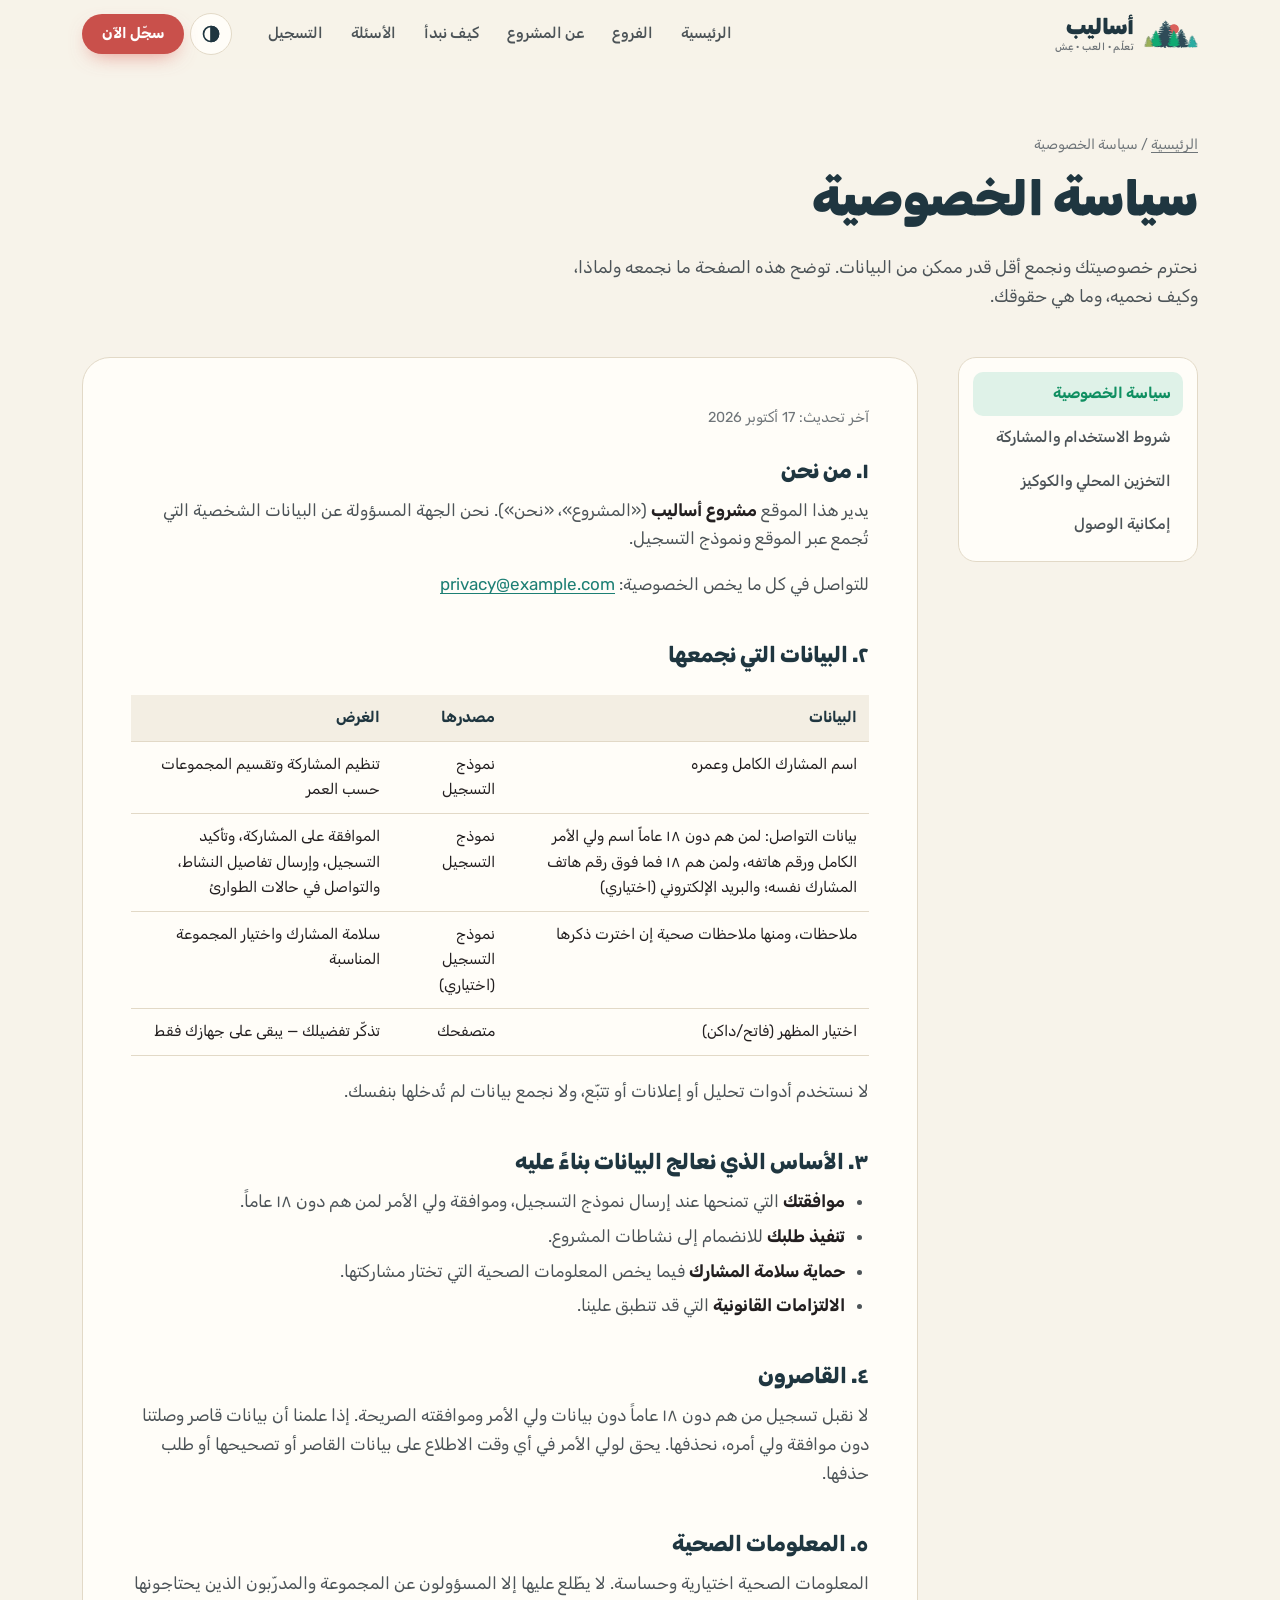
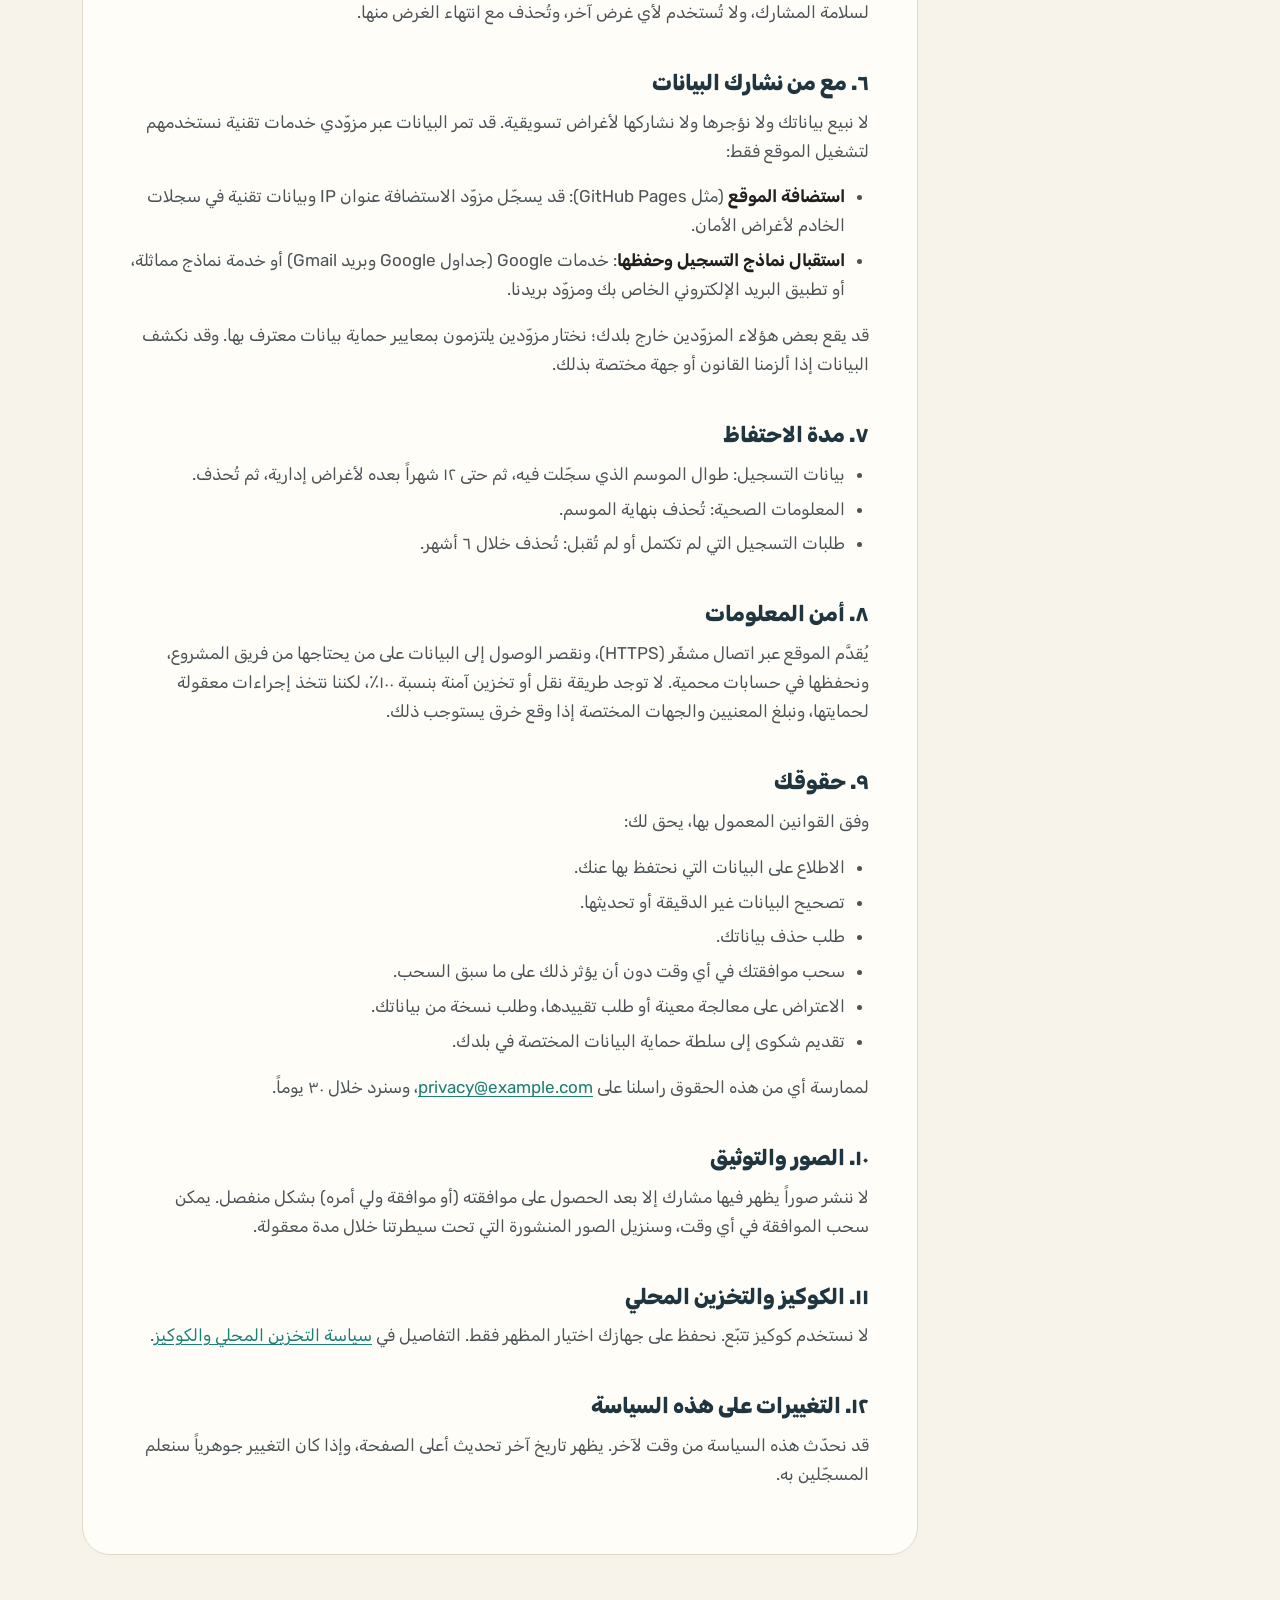
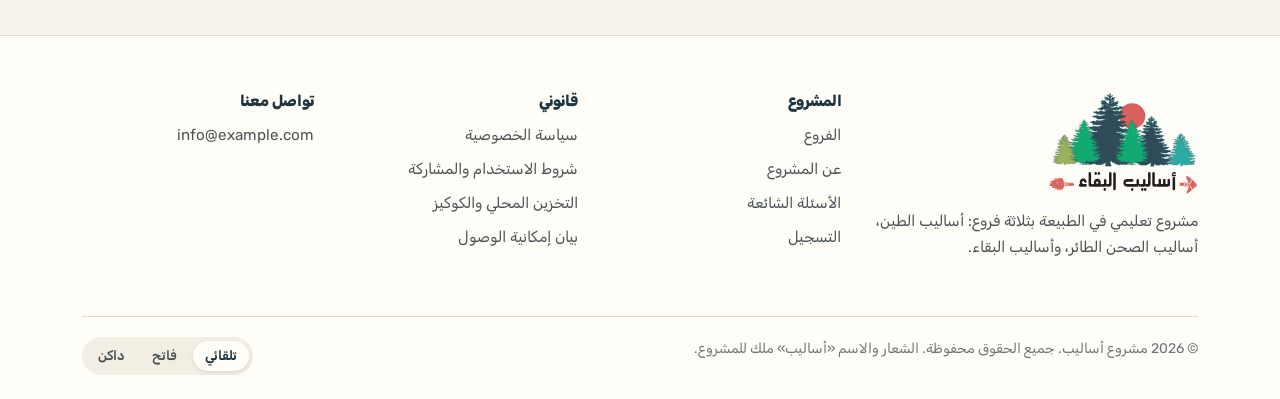
<file: privacy.html>
<!doctype html>
<html lang="ar" dir="rtl" class="no-js" data-theme="light">
<head>
  <meta charset="utf-8">
  <meta name="viewport" content="width=device-width, initial-scale=1, viewport-fit=cover">
  <title>سياسة الخصوصية — أساليب</title>
  <meta name="description" content="كيف يجمع مشروع أساليب البيانات الشخصية ويستخدمها ويحميها، وما هي حقوقك.">
  <meta name="color-scheme" content="light dark">
  <meta name="theme-color" content="#f7f3ea" media="(prefers-color-scheme: light)">
  <meta name="theme-color" content="#0e1a1f" media="(prefers-color-scheme: dark)">
  <meta name="format-detection" content="telephone=no">
  <meta name="referrer" content="strict-origin-when-cross-origin">
  <meta http-equiv="Content-Security-Policy" content="default-src 'self'; script-src 'self'; style-src 'self' 'unsafe-inline'; img-src 'self' data:; font-src 'self'; connect-src 'self' https://script.google.com https://script.googleusercontent.com https://formspree.io; manifest-src 'self'; form-action 'self'; base-uri 'self'; object-src 'none'; frame-src 'none'">
  <meta property="og:type" content="website">
  <meta property="og:locale" content="ar_AR">
  <meta property="og:site_name" content="أساليب">
  <meta property="og:title" content="سياسة الخصوصية — أساليب">
  <meta property="og:description" content="كيف يجمع مشروع أساليب البيانات الشخصية ويستخدمها ويحميها، وما هي حقوقك.">
  <meta property="og:image" content="assets/img/og-image.jpg">
  <meta name="twitter:card" content="summary_large_image">
  <link rel="icon" href="assets/img/favicon-32.png" sizes="32x32" type="image/png">
  <link rel="icon" href="assets/img/icon-192.png" sizes="192x192" type="image/png">
  <link rel="apple-touch-icon" href="assets/img/apple-touch-icon.png">
  <link rel="manifest" href="site.webmanifest">
  <meta name="apple-mobile-web-app-title" content="أساليب">
  <link rel="preload" href="assets/fonts/rubik-arabic.woff2" as="font" type="font/woff2" crossorigin>
  <link rel="stylesheet" href="assets/css/style.css">
  <script src="assets/js/boot.js"></script>
  <script src="assets/js/config.js" defer></script>
  <script src="assets/js/app.js" defer></script>
</head>
<body data-page="privacy">
  <a class="skip-link" href="#main">تخطَّ إلى المحتوى</a>
  <header class="site-header">
    <div class="container header-inner">
      <a class="brand" href="index.html" aria-label="أساليب — الصفحة الرئيسية">
        <img data-logo="emblem" src="assets/img/emblem.svg" alt="" width="54" height="28">
        <span class="brand-name">أساليب<small>تعلّم · العب · عِش</small></span>
      </a>
      <nav class="nav" id="site-nav" aria-label="التنقل الرئيسي">
        <a href="index.html">الرئيسية</a>
        <a href="index.html#branches">الفروع</a>
        <a href="index.html#about">عن المشروع</a>
        <a href="index.html#how">كيف نبدأ</a>
        <a href="index.html#faq">الأسئلة</a>
        <a href="register.html">التسجيل</a>
      </nav>
      <div class="header-tools">
        <button class="icon-btn" type="button" data-theme-toggle aria-label="تبديل المظهر"><svg data-ico="auto" viewBox="0 0 24 24" fill="none" stroke="currentColor" stroke-width="2" stroke-linecap="round" stroke-linejoin="round" aria-hidden="true"><circle cx="12" cy="12" r="9"/><path d="M12 3a9 9 0 0 1 0 18z" fill="currentColor"/></svg><svg data-ico="light" viewBox="0 0 24 24" fill="none" stroke="currentColor" stroke-width="2" stroke-linecap="round" aria-hidden="true" hidden><circle cx="12" cy="12" r="4.2"/><path d="M12 2.5v2M12 19.5v2M4.6 4.6l1.4 1.4M18 18l1.4 1.4M2.5 12h2M19.5 12h2M4.6 19.4 6 18M18 6l1.4-1.4"/></svg><svg data-ico="dark" viewBox="0 0 24 24" fill="none" stroke="currentColor" stroke-width="2" stroke-linejoin="round" aria-hidden="true" hidden><path d="M20.5 14.2A8.5 8.5 0 0 1 9.8 3.5a8.5 8.5 0 1 0 10.7 10.7z"/></svg></button>
        <a class="btn btn-primary btn-small" href="register.html">سجّل الآن</a>
        <button class="icon-btn menu-toggle" type="button" aria-controls="site-nav" aria-expanded="false" aria-label="القائمة"><svg viewBox="0 0 24 24" fill="none" stroke="currentColor" stroke-width="2.2" stroke-linecap="round" aria-hidden="true"><path d="M4 7h16M4 12h16M4 17h10"/></svg></button>
      </div>
    </div>
  </header>
  <main id="main" tabindex="-1">
<section class="page-hero">
      <div class="container">
        <nav class="breadcrumb" aria-label="مسار التنقل"><a href="index.html">الرئيسية</a> / <span aria-current="page">سياسة الخصوصية</span></nav>
        <h1>سياسة الخصوصية</h1>
        <p>نحترم خصوصيتك ونجمع أقل قدر ممكن من البيانات. توضح هذه الصفحة ما نجمعه ولماذا، وكيف نحميه، وما هي حقوقك.</p>
      </div>
    </section>
    <div class="container legal">
      <nav class="legal-nav" aria-label="صفحات قانونية">
        <a href="privacy.html" aria-current="page">سياسة الخصوصية</a>
        <a href="terms.html">شروط الاستخدام والمشاركة</a>
        <a href="cookies.html">التخزين المحلي والكوكيز</a>
        <a href="accessibility.html">إمكانية الوصول</a>
      </nav>
      <article class="prose">
        <span class="meta">آخر تحديث: <span data-cfg="legalUpdated">2026-10-17</span></span>
        <h2>١. من نحن</h2>
        <p>يدير هذا الموقع <strong data-cfg="orgName">مشروع أساليب</strong> («المشروع»، «نحن»). نحن الجهة المسؤولة عن البيانات الشخصية التي تُجمع عبر الموقع ونموذج التسجيل. <span data-cfg-wrap hidden>رقم التسجيل: <span data-cfg="orgId"></span>.</span> <span data-cfg-wrap hidden>العنوان: <span data-cfg="address"></span>.</span></p>
        <p>للتواصل في كل ما يخص الخصوصية: <a data-cfg="privacyEmail" dir="ltr" href="#"></a></p>
        <h2>٢. البيانات التي نجمعها</h2>
        <div class="table-wrap">
          <table>
            <thead><tr><th>البيانات</th><th>مصدرها</th><th>الغرض</th></tr></thead>
            <tbody>
              <tr><td>اسم المشارك الكامل وعمره</td><td>نموذج التسجيل</td><td>تنظيم المشاركة وتقسيم المجموعات حسب العمر</td></tr>
              <tr><td>بيانات التواصل: لمن هم دون ١٨ عاماً اسم ولي الأمر الكامل ورقم هاتفه، ولمن هم ١٨ فما فوق رقم هاتف المشارك نفسه؛ والبريد الإلكتروني (اختياري)</td><td>نموذج التسجيل</td><td>الموافقة على المشاركة، وتأكيد التسجيل، وإرسال تفاصيل النشاط، والتواصل في حالات الطوارئ</td></tr>
              <tr><td>ملاحظات، ومنها ملاحظات صحية إن اخترت ذكرها</td><td>نموذج التسجيل (اختياري)</td><td>سلامة المشارك واختيار المجموعة المناسبة</td></tr>
              <tr><td>اختيار المظهر (فاتح/داكن)</td><td>متصفحك</td><td>تذكّر تفضيلك — يبقى على جهازك فقط</td></tr>
            </tbody>
          </table>
        </div>
        <p>لا نستخدم أدوات تحليل أو إعلانات أو تتبّع، ولا نجمع بيانات لم تُدخلها بنفسك.</p>
        <h2>٣. الأساس الذي نعالج البيانات بناءً عليه</h2>
        <ul>
          <li><strong>موافقتك</strong> التي تمنحها عند إرسال نموذج التسجيل، وموافقة ولي الأمر لمن هم دون ١٨ عاماً.</li>
          <li><strong>تنفيذ طلبك</strong> للانضمام إلى نشاطات المشروع.</li>
          <li><strong>حماية سلامة المشارك</strong> فيما يخص المعلومات الصحية التي تختار مشاركتها.</li>
          <li><strong>الالتزامات القانونية</strong> التي قد تنطبق علينا.</li>
        </ul>
        <h2>٤. القاصرون</h2>
        <p>لا نقبل تسجيل من هم دون ١٨ عاماً دون بيانات ولي الأمر وموافقته الصريحة. إذا علمنا أن بيانات قاصر وصلتنا دون موافقة ولي أمره، نحذفها. يحق لولي الأمر في أي وقت الاطلاع على بيانات القاصر أو تصحيحها أو طلب حذفها.</p>
        <h2>٥. المعلومات الصحية</h2>
        <p>المعلومات الصحية اختيارية وحساسة. لا يطّلع عليها إلا المسؤولون عن المجموعة والمدرّبون الذين يحتاجونها لسلامة المشارك، ولا تُستخدم لأي غرض آخر، وتُحذف مع انتهاء الغرض منها.</p>
        <h2>٦. مع من نشارك البيانات</h2>
        <p>لا نبيع بياناتك ولا نؤجرها ولا نشاركها لأغراض تسويقية. قد تمر البيانات عبر مزوّدي خدمات تقنية نستخدمهم لتشغيل الموقع فقط:</p>
        <ul>
          <li><strong>استضافة الموقع</strong> (مثل GitHub Pages): قد يسجّل مزوّد الاستضافة عنوان IP وبيانات تقنية في سجلات الخادم لأغراض الأمان.</li>
          <li><strong>استقبال نماذج التسجيل وحفظها</strong>: خدمات Google (جداول Google وبريد Gmail) أو خدمة نماذج مماثلة، أو تطبيق البريد الإلكتروني الخاص بك ومزوّد بريدنا.</li>
        </ul>
        <p>قد يقع بعض هؤلاء المزوّدين خارج بلدك؛ نختار مزوّدين يلتزمون بمعايير حماية بيانات معترف بها. وقد نكشف البيانات إذا ألزمنا القانون أو جهة مختصة بذلك.</p>
        <h2>٧. مدة الاحتفاظ</h2>
        <ul>
          <li>بيانات التسجيل: طوال الموسم الذي سجّلت فيه، ثم حتى ١٢ شهراً بعده لأغراض إدارية، ثم تُحذف.</li>
          <li>المعلومات الصحية: تُحذف بنهاية الموسم.</li>
          <li>طلبات التسجيل التي لم تكتمل أو لم تُقبل: تُحذف خلال ٦ أشهر.</li>
                  </ul>
        <h2>٨. أمن المعلومات</h2>
        <p>يُقدَّم الموقع عبر اتصال مشفّر (HTTPS)، ونقصر الوصول إلى البيانات على من يحتاجها من فريق المشروع، ونحفظها في حسابات محمية. لا توجد طريقة نقل أو تخزين آمنة بنسبة ١٠٠٪، لكننا نتخذ إجراءات معقولة لحمايتها، ونبلغ المعنيين والجهات المختصة إذا وقع خرق يستوجب ذلك.</p>
        <h2>٩. حقوقك</h2>
        <p>وفق القوانين المعمول بها، يحق لك:</p>
        <ul>
          <li>الاطلاع على البيانات التي نحتفظ بها عنك.</li>
          <li>تصحيح البيانات غير الدقيقة أو تحديثها.</li>
          <li>طلب حذف بياناتك.</li>
          <li>سحب موافقتك في أي وقت دون أن يؤثر ذلك على ما سبق السحب.</li>
          <li>الاعتراض على معالجة معينة أو طلب تقييدها، وطلب نسخة من بياناتك.</li>
          <li>تقديم شكوى إلى سلطة حماية البيانات المختصة في بلدك.</li>
        </ul>
        <p>لممارسة أي من هذه الحقوق راسلنا على <a data-cfg="privacyEmail" dir="ltr" href="#"></a>، وسنرد خلال ٣٠ يوماً.</p>
        <h2>١٠. الصور والتوثيق</h2>
        <p>لا ننشر صوراً يظهر فيها مشارك إلا بعد الحصول على موافقته (أو موافقة ولي أمره) بشكل منفصل. يمكن سحب الموافقة في أي وقت، وسنزيل الصور المنشورة التي تحت سيطرتنا خلال مدة معقولة.</p>
        <h2>١١. الكوكيز والتخزين المحلي</h2>
        <p>لا نستخدم كوكيز تتبّع. نحفظ على جهازك اختيار المظهر فقط. التفاصيل في <a href="cookies.html">سياسة التخزين المحلي والكوكيز</a>.</p>
        <h2>١٢. التغييرات على هذه السياسة</h2>
        <p>قد نحدّث هذه السياسة من وقت لآخر. يظهر تاريخ آخر تحديث أعلى الصفحة، وإذا كان التغيير جوهرياً سنعلم المسجّلين به.</p>
      </article>
    </div>
  </main>
  <footer class="site-footer">
    <div class="container">
      <div class="footer-grid">
        <div class="footer-brand">
          <img data-logo="logo" src="assets/img/logo.svg" alt="شعار أساليب" width="150" height="103" loading="lazy">
          <p>مشروع تعليمي في الطبيعة بثلاثة فروع: أساليب الطين، أساليب الصحن الطائر، وأساليب البقاء.</p>
        </div>
        <div>
          <h4>المشروع</h4>
          <ul>
            <li><a href="index.html#branches">الفروع</a></li>
            <li><a href="index.html#about">عن المشروع</a></li>
            <li><a href="index.html#faq">الأسئلة الشائعة</a></li>
            <li><a href="register.html">التسجيل</a></li>
          </ul>
        </div>
        <div>
          <h4>قانوني</h4>
          <ul>
            <li><a href="privacy.html">سياسة الخصوصية</a></li>
            <li><a href="terms.html">شروط الاستخدام والمشاركة</a></li>
            <li><a href="cookies.html">التخزين المحلي والكوكيز</a></li>
            <li><a href="accessibility.html">بيان إمكانية الوصول</a></li>
          </ul>
        </div>
        <div>
          <h4>تواصل معنا</h4>
          <ul>
            <li data-cfg-wrap><a data-cfg="contactEmail" dir="ltr" href="#"></a></li>
            <li data-cfg-wrap hidden><a data-cfg="phone" dir="ltr" href="#"></a></li>
            <li data-cfg-wrap hidden><a data-cfg="whatsapp" href="#" target="_blank" rel="noopener"></a></li>
            <li data-cfg-wrap hidden><a data-cfg="instagram" data-cfg-keep href="#" target="_blank" rel="noopener">Instagram</a></li>
            <li data-cfg-wrap hidden><a data-cfg="facebook" data-cfg-keep href="#" target="_blank" rel="noopener">Facebook</a></li>
          </ul>
        </div>
      </div>
      <div class="footer-bottom">
        <span>© <span data-year>2026</span> <span data-cfg="orgName">مشروع أساليب</span>. جميع الحقوق محفوظة. الشعار والاسم «أساليب» ملك للمشروع.</span>
        <span class="theme-pills" role="group" aria-label="المظهر">
          <button type="button" data-theme-set="auto" aria-pressed="true">تلقائي</button>
          <button type="button" data-theme-set="light" aria-pressed="false">فاتح</button>
          <button type="button" data-theme-set="dark" aria-pressed="false">داكن</button>
        </span>
      </div>
    </div>
  </footer>
</body>
</html>
</file>
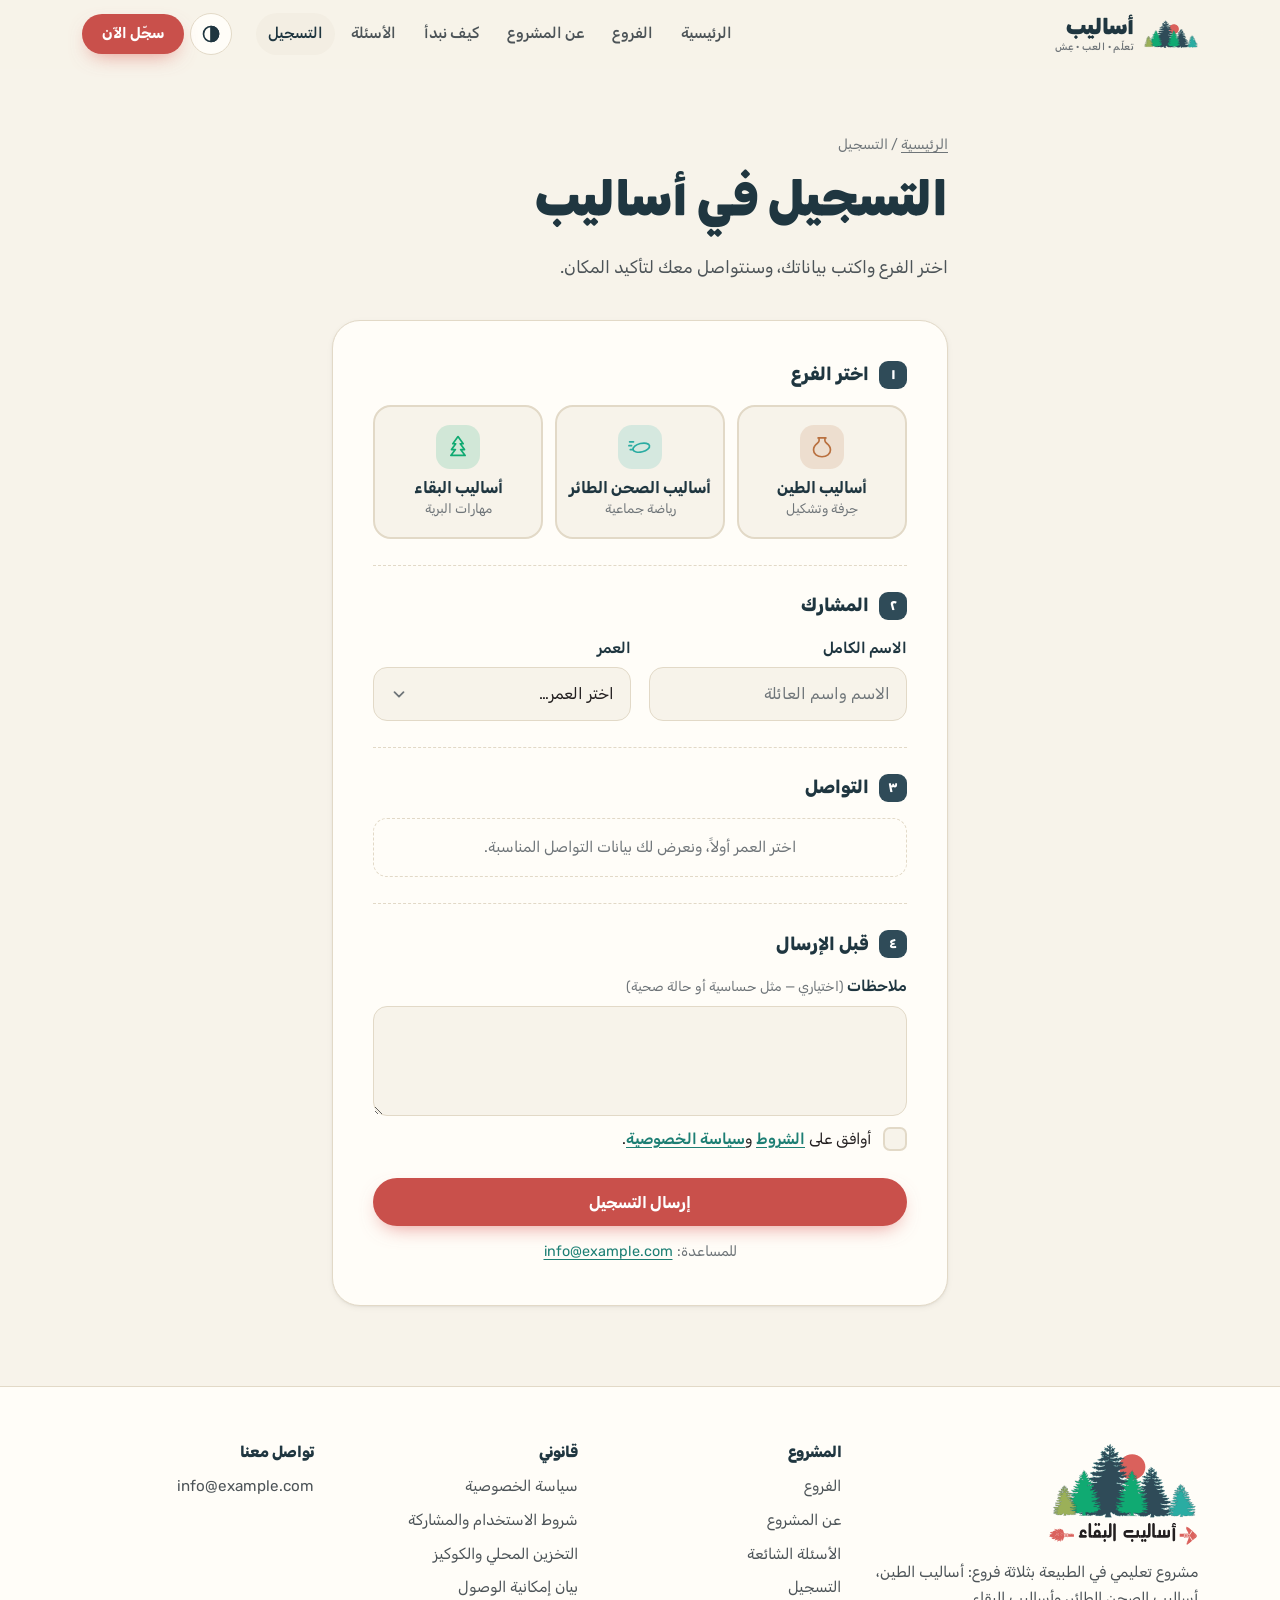
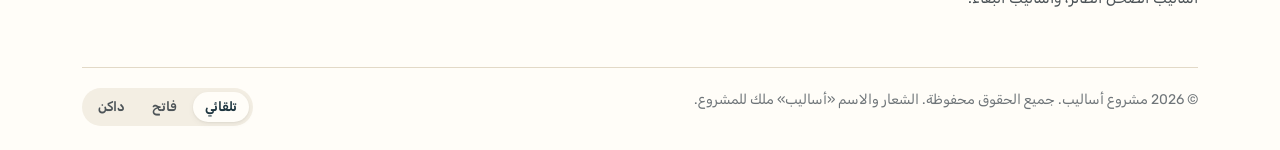
<file: register.html>
<!doctype html>
<html lang="ar" dir="rtl" class="no-js" data-theme="light">
<head>
  <meta charset="utf-8">
  <meta name="viewport" content="width=device-width, initial-scale=1, viewport-fit=cover">
  <title>التسجيل — أساليب</title>
  <meta name="description" content="سجّل في أحد فروع أساليب: أساليب الطين، أساليب الصحن الطائر، أو أساليب البقاء.">
  <meta name="color-scheme" content="light dark">
  <meta name="theme-color" content="#f7f3ea" media="(prefers-color-scheme: light)">
  <meta name="theme-color" content="#0e1a1f" media="(prefers-color-scheme: dark)">
  <meta name="format-detection" content="telephone=no">
  <meta name="referrer" content="strict-origin-when-cross-origin">
  <meta http-equiv="Content-Security-Policy" content="default-src 'self'; script-src 'self'; style-src 'self' 'unsafe-inline'; img-src 'self' data:; font-src 'self'; connect-src 'self' https://script.google.com https://script.googleusercontent.com https://formspree.io; manifest-src 'self'; form-action 'self'; base-uri 'self'; object-src 'none'; frame-src 'none'">
  <meta property="og:type" content="website">
  <meta property="og:locale" content="ar_AR">
  <meta property="og:site_name" content="أساليب">
  <meta property="og:title" content="التسجيل — أساليب">
  <meta property="og:description" content="سجّل في أحد فروع أساليب: أساليب الطين، أساليب الصحن الطائر، أو أساليب البقاء.">
  <meta property="og:image" content="assets/img/og-image.jpg">
  <meta name="twitter:card" content="summary_large_image">
  <link rel="icon" href="assets/img/favicon-32.png" sizes="32x32" type="image/png">
  <link rel="icon" href="assets/img/icon-192.png" sizes="192x192" type="image/png">
  <link rel="apple-touch-icon" href="assets/img/apple-touch-icon.png">
  <link rel="manifest" href="site.webmanifest">
  <meta name="apple-mobile-web-app-title" content="أساليب">
  <link rel="preload" href="assets/fonts/rubik-arabic.woff2" as="font" type="font/woff2" crossorigin>
  <link rel="stylesheet" href="assets/css/style.css">
  <script src="assets/js/boot.js"></script>
  <script src="assets/js/config.js" defer></script>
  <script src="assets/js/app.js" defer></script>
  <script src="assets/js/register.js" defer></script>
</head>
<body data-page="register">
  <a class="skip-link" href="#main">تخطَّ إلى المحتوى</a>
  <header class="site-header">
    <div class="container header-inner">
      <a class="brand" href="index.html" aria-label="أساليب — الصفحة الرئيسية">
        <img data-logo="emblem" src="assets/img/emblem.svg" alt="" width="54" height="28">
        <span class="brand-name">أساليب<small>تعلّم · العب · عِش</small></span>
      </a>
      <nav class="nav" id="site-nav" aria-label="التنقل الرئيسي">
        <a href="index.html">الرئيسية</a>
        <a href="index.html#branches">الفروع</a>
        <a href="index.html#about">عن المشروع</a>
        <a href="index.html#how">كيف نبدأ</a>
        <a href="index.html#faq">الأسئلة</a>
        <a href="register.html" aria-current="page">التسجيل</a>
      </nav>
      <div class="header-tools">
        <button class="icon-btn" type="button" data-theme-toggle aria-label="تبديل المظهر"><svg data-ico="auto" viewBox="0 0 24 24" fill="none" stroke="currentColor" stroke-width="2" stroke-linecap="round" stroke-linejoin="round" aria-hidden="true"><circle cx="12" cy="12" r="9"/><path d="M12 3a9 9 0 0 1 0 18z" fill="currentColor"/></svg><svg data-ico="light" viewBox="0 0 24 24" fill="none" stroke="currentColor" stroke-width="2" stroke-linecap="round" aria-hidden="true" hidden><circle cx="12" cy="12" r="4.2"/><path d="M12 2.5v2M12 19.5v2M4.6 4.6l1.4 1.4M18 18l1.4 1.4M2.5 12h2M19.5 12h2M4.6 19.4 6 18M18 6l1.4-1.4"/></svg><svg data-ico="dark" viewBox="0 0 24 24" fill="none" stroke="currentColor" stroke-width="2" stroke-linejoin="round" aria-hidden="true" hidden><path d="M20.5 14.2A8.5 8.5 0 0 1 9.8 3.5a8.5 8.5 0 1 0 10.7 10.7z"/></svg></button>
        <a class="btn btn-primary btn-small" href="register.html">سجّل الآن</a>
        <button class="icon-btn menu-toggle" type="button" aria-controls="site-nav" aria-expanded="false" aria-label="القائمة"><svg viewBox="0 0 24 24" fill="none" stroke="currentColor" stroke-width="2.2" stroke-linecap="round" aria-hidden="true"><path d="M4 7h16M4 12h16M4 17h10"/></svg></button>
      </div>
    </div>
  </header>
  <main id="main" tabindex="-1">
<div class="container form-simple">
      <section class="page-hero">
        <nav class="breadcrumb" aria-label="مسار التنقل"><a href="index.html">الرئيسية</a> / <span aria-current="page">التسجيل</span></nav>
        <h1>التسجيل في أساليب</h1>
        <p>اختر الفرع واكتب بياناتك، وسنتواصل معك لتأكيد المكان.</p>
      </section>
      <div class="form-card">
        <form id="reg-form" novalidate>
          <div class="form-status error" id="form-status" role="alert" hidden></div>
          <section class="reg-sec" role="radiogroup" aria-labelledby="branch-label">
            <h2 class="reg-title" id="branch-label"><span class="n">١</span> اختر الفرع</h2>
            <div class="branch-pick">
              <label data-branch="clay">
                <input type="radio" name="branch" value="clay">
                <span class="bp-ico" aria-hidden="true"><svg viewBox="0 0 40 40" fill="none" stroke="currentColor" stroke-width="2.6" stroke-linecap="round" stroke-linejoin="round"><path d="M14 6h12M15.5 6v4.5c0 1.6-1.1 2.7-2.6 3.8C9.3 17 7 20.4 7 24.6 7 31 12.8 35 20 35s13-4 13-10.4c0-4.2-2.3-7.6-5.9-10.3-1.5-1.1-2.6-2.2-2.6-3.8V6"/></svg></span>
                <span class="bp-text"><strong>أساليب الطين</strong><small>حِرفة وتشكيل</small></span>
              </label>
              <label data-branch="disc">
                <input type="radio" name="branch" value="disc">
                <span class="bp-ico" aria-hidden="true"><svg viewBox="0 0 40 40" fill="none" stroke="currentColor" stroke-width="2.6" stroke-linecap="round" stroke-linejoin="round"><ellipse cx="22" cy="21" rx="13" ry="6.5" transform="rotate(-14 22 21)"/><path d="M4 12h6M3 18h4M5 24h4"/></svg></span>
                <span class="bp-text"><strong>أساليب الصحن الطائر</strong><small>رياضة جماعية</small></span>
              </label>
              <label data-branch="survival">
                <input type="radio" name="branch" value="survival">
                <span class="bp-ico" aria-hidden="true"><svg viewBox="0 0 40 40" fill="none" stroke="currentColor" stroke-width="2.6" stroke-linecap="round" stroke-linejoin="round"><path d="M20 4 12 15h4.5L10 24h6l-7 9h22l-7-9h6l-6.5-9H28z"/></svg></span>
                <span class="bp-text"><strong>أساليب البقاء</strong><small>مهارات البرية</small></span>
              </label>
            </div>
            <div class="field"><span class="err" data-err="branch"></span></div>
          </section>
          <section class="reg-sec" aria-labelledby="who-label">
            <h2 class="reg-title" id="who-label"><span class="n">٢</span> المشارك</h2>
            <div class="grid-2">
              <div class="field">
                <label for="fullName">الاسم الكامل</label>
                <input class="input" id="fullName" name="fullName" autocomplete="off" required maxlength="100" placeholder="الاسم واسم العائلة">
                <span class="err"></span>
              </div>
              <div class="field">
                <label for="age">العمر</label>
                <select class="select" id="age" name="age" required>
                  <option value="">اختر العمر…</option>
                  <option value="6">6 سنوات</option>
                  <option value="7">7 سنوات</option>
                  <option value="8">8 سنوات</option>
                  <option value="9">9 سنوات</option>
                  <option value="10">10 سنوات</option>
                  <option value="11">11 سنة</option>
                  <option value="12">12 سنة</option>
                  <option value="13">13 سنة</option>
                  <option value="14">14 سنة</option>
                  <option value="15">15 سنة</option>
                  <option value="16">16 سنة</option>
                  <option value="17">17 سنة</option>
                  <option value="18">18 سنة أو أكثر</option>
                </select>
                <span class="err"></span>
              </div>
            </div>
          </section>
          <section class="reg-sec" aria-labelledby="contact-label">
            <h2 class="reg-title" id="contact-label"><span class="n">٣</span> التواصل</h2>
            <p class="contact-wait" id="contact-wait">اختر العمر أولاً، ونعرض لك بيانات التواصل المناسبة.</p>
            <div class="contact-box" id="contact-guardian" hidden>
              <p class="contact-note">المشارك دون ١٨ عاماً — <strong>نتواصل مع ولي الأمر</strong>.</p>
              <div class="grid-2">
                <div class="field">
                  <label for="guardianName">اسم ولي الأمر الكامل</label>
                  <input class="input" id="guardianName" name="guardianName" autocomplete="name" maxlength="100" placeholder="الاسم واسم العائلة">
                  <span class="err"></span>
                </div>
                <div class="field">
                  <label for="guardianPhone">رقم هاتف ولي الأمر</label>
                  <input class="input" id="guardianPhone" name="guardianPhone" type="tel" dir="ltr" inputmode="tel" autocomplete="tel" maxlength="25" placeholder="05X XXX XXXX">
                  <span class="err"></span>
                </div>
              </div>
            </div>
            <div class="contact-box adult" id="contact-self" hidden>
              <p class="contact-note">العمر ١٨ أو أكثر — <strong>نتواصل معك مباشرة</strong>.</p>
              <div class="field">
                <label for="selfPhone">رقم هاتفك</label>
                <input class="input" id="selfPhone" name="selfPhone" type="tel" dir="ltr" inputmode="tel" autocomplete="tel" maxlength="25" placeholder="05X XXX XXXX">
                <span class="err"></span>
              </div>
            </div>
            <div class="field" id="email-field" hidden style="margin-top:16px">
              <label for="email"><span id="email-label">البريد الإلكتروني</span> <span class="opt">(اختياري)</span></label>
              <input class="input" id="email" name="email" type="email" dir="ltr" inputmode="email" autocomplete="email" maxlength="120" placeholder="name@example.com">
              <span class="err"></span>
            </div>
          </section>
          <section class="reg-sec" aria-labelledby="final-label">
            <h2 class="reg-title" id="final-label"><span class="n">٤</span> قبل الإرسال</h2>
            <div class="field">
              <label for="notes">ملاحظات <span class="opt">(اختياري — مثل حساسية أو حالة صحية)</span></label>
              <textarea class="textarea" id="notes" name="notes" maxlength="600" rows="3"></textarea>
            </div>
            <label class="check" data-check="agree">
              <input type="checkbox" name="agree" required>
              <span id="agree-text">أوافق على <a href="terms.html" target="_blank" rel="noopener">الشروط</a> و<a href="privacy.html" target="_blank" rel="noopener">سياسة الخصوصية</a>.</span>
            </label>
            <div class="field"><span class="err" data-err="consent"></span></div>
          </section>
          <div class="hp" aria-hidden="true"><label>اترك هذا الحقل فارغاً<input name="website" tabindex="-1" autocomplete="off"></label></div>
          <button class="btn btn-primary btn-block" type="submit" id="submit-btn">
            <span class="btn-label">إرسال التسجيل</span>
          </button>
          <p class="form-foot">للمساعدة: <a data-cfg="contactEmail" dir="ltr" href="#"></a></p>
        </form>
        <div class="success" id="success" hidden tabindex="-1">
          <div class="ok-ico" aria-hidden="true"><svg viewBox="0 0 24 24" fill="none" stroke="currentColor" stroke-width="2.6" stroke-linecap="round" stroke-linejoin="round"><path d="m5 12.5 4.5 4.5L19 7.5"/></svg></div>
          <h2 id="ok-title">تم استلام تسجيلك!</h2>
          <p class="ok-sub" id="ok-text"></p>
          <div class="ticket" id="ticket">
            <div class="ticket-head">
              <span class="ticket-ico" id="t-ico" aria-hidden="true"></span>
              <div class="ticket-branch">
                <small>الفرع</small>
                <strong id="t-branch"></strong>
              </div>
              <div class="ticket-ref">
                <small>رقم الطلب</small>
                <button type="button" class="ref" id="ok-ref" title="نسخ رقم الطلب"></button>
              </div>
            </div>
            <dl class="ticket-rows">
              <div><dt>المشارك</dt><dd id="t-name"></dd></div>
              <div><dt>العمر</dt><dd id="t-age"></dd></div>
              <div><dt>التواصل مع</dt><dd id="t-contact"></dd></div>
              <div><dt>رقم الهاتف</dt><dd id="t-phone" dir="ltr"></dd></div>
              <div id="t-email-row" hidden><dt>البريد</dt><dd id="t-email" dir="ltr"></dd></div>
            </dl>
          </div>
          <ol class="next-steps">
            <li><strong>نراجع الطلب</strong><span>خلال أيام عمل قليلة.</span></li>
            <li><strong>نتصل بك</strong><span id="t-call">لتأكيد المجموعة.</span></li>
            <li><strong>تصلك التفاصيل</strong><span>المكان والمواعيد وما يجب إحضاره.</span></li>
          </ol>
          <div class="actions">
            <a class="btn btn-primary" id="ok-mail" href="#" hidden>افتح البريد مرة أخرى</a>
            <button class="btn btn-secondary" type="button" id="ok-another">تسجيل شخص آخر</button>
            <a class="btn btn-secondary" href="index.html">العودة للرئيسية</a>
          </div>
        </div>
      </div>
    </div>
  </main>
  <footer class="site-footer">
    <div class="container">
      <div class="footer-grid">
        <div class="footer-brand">
          <img data-logo="logo" src="assets/img/logo.svg" alt="شعار أساليب" width="150" height="103" loading="lazy">
          <p>مشروع تعليمي في الطبيعة بثلاثة فروع: أساليب الطين، أساليب الصحن الطائر، وأساليب البقاء.</p>
        </div>
        <div>
          <h4>المشروع</h4>
          <ul>
            <li><a href="index.html#branches">الفروع</a></li>
            <li><a href="index.html#about">عن المشروع</a></li>
            <li><a href="index.html#faq">الأسئلة الشائعة</a></li>
            <li><a href="register.html">التسجيل</a></li>
          </ul>
        </div>
        <div>
          <h4>قانوني</h4>
          <ul>
            <li><a href="privacy.html">سياسة الخصوصية</a></li>
            <li><a href="terms.html">شروط الاستخدام والمشاركة</a></li>
            <li><a href="cookies.html">التخزين المحلي والكوكيز</a></li>
            <li><a href="accessibility.html">بيان إمكانية الوصول</a></li>
          </ul>
        </div>
        <div>
          <h4>تواصل معنا</h4>
          <ul>
            <li data-cfg-wrap><a data-cfg="contactEmail" dir="ltr" href="#"></a></li>
            <li data-cfg-wrap hidden><a data-cfg="phone" dir="ltr" href="#"></a></li>
            <li data-cfg-wrap hidden><a data-cfg="whatsapp" href="#" target="_blank" rel="noopener"></a></li>
            <li data-cfg-wrap hidden><a data-cfg="instagram" data-cfg-keep href="#" target="_blank" rel="noopener">Instagram</a></li>
            <li data-cfg-wrap hidden><a data-cfg="facebook" data-cfg-keep href="#" target="_blank" rel="noopener">Facebook</a></li>
          </ul>
        </div>
      </div>
      <div class="footer-bottom">
        <span>© <span data-year>2026</span> <span data-cfg="orgName">مشروع أساليب</span>. جميع الحقوق محفوظة. الشعار والاسم «أساليب» ملك للمشروع.</span>
        <span class="theme-pills" role="group" aria-label="المظهر">
          <button type="button" data-theme-set="auto" aria-pressed="true">تلقائي</button>
          <button type="button" data-theme-set="light" aria-pressed="false">فاتح</button>
          <button type="button" data-theme-set="dark" aria-pressed="false">داكن</button>
        </span>
      </div>
    </div>
  </footer>
</body>
</html>
</file>
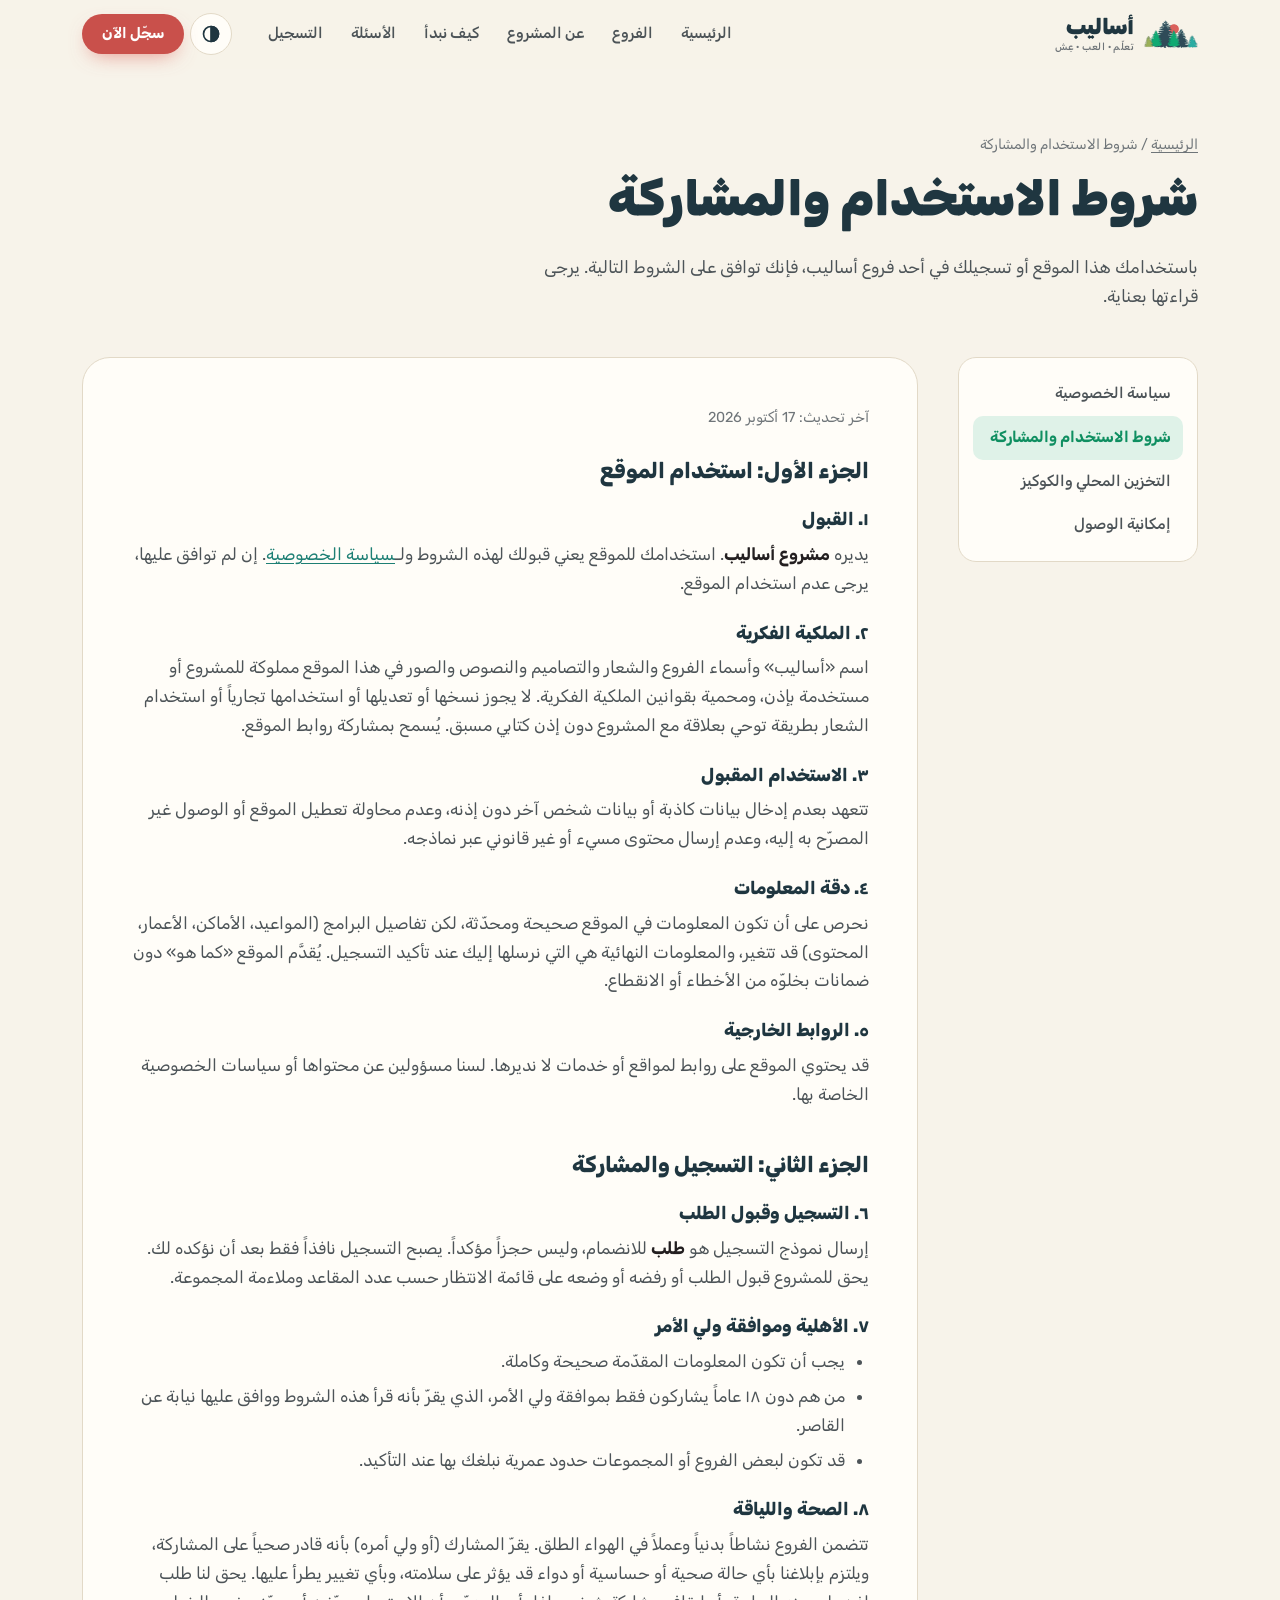
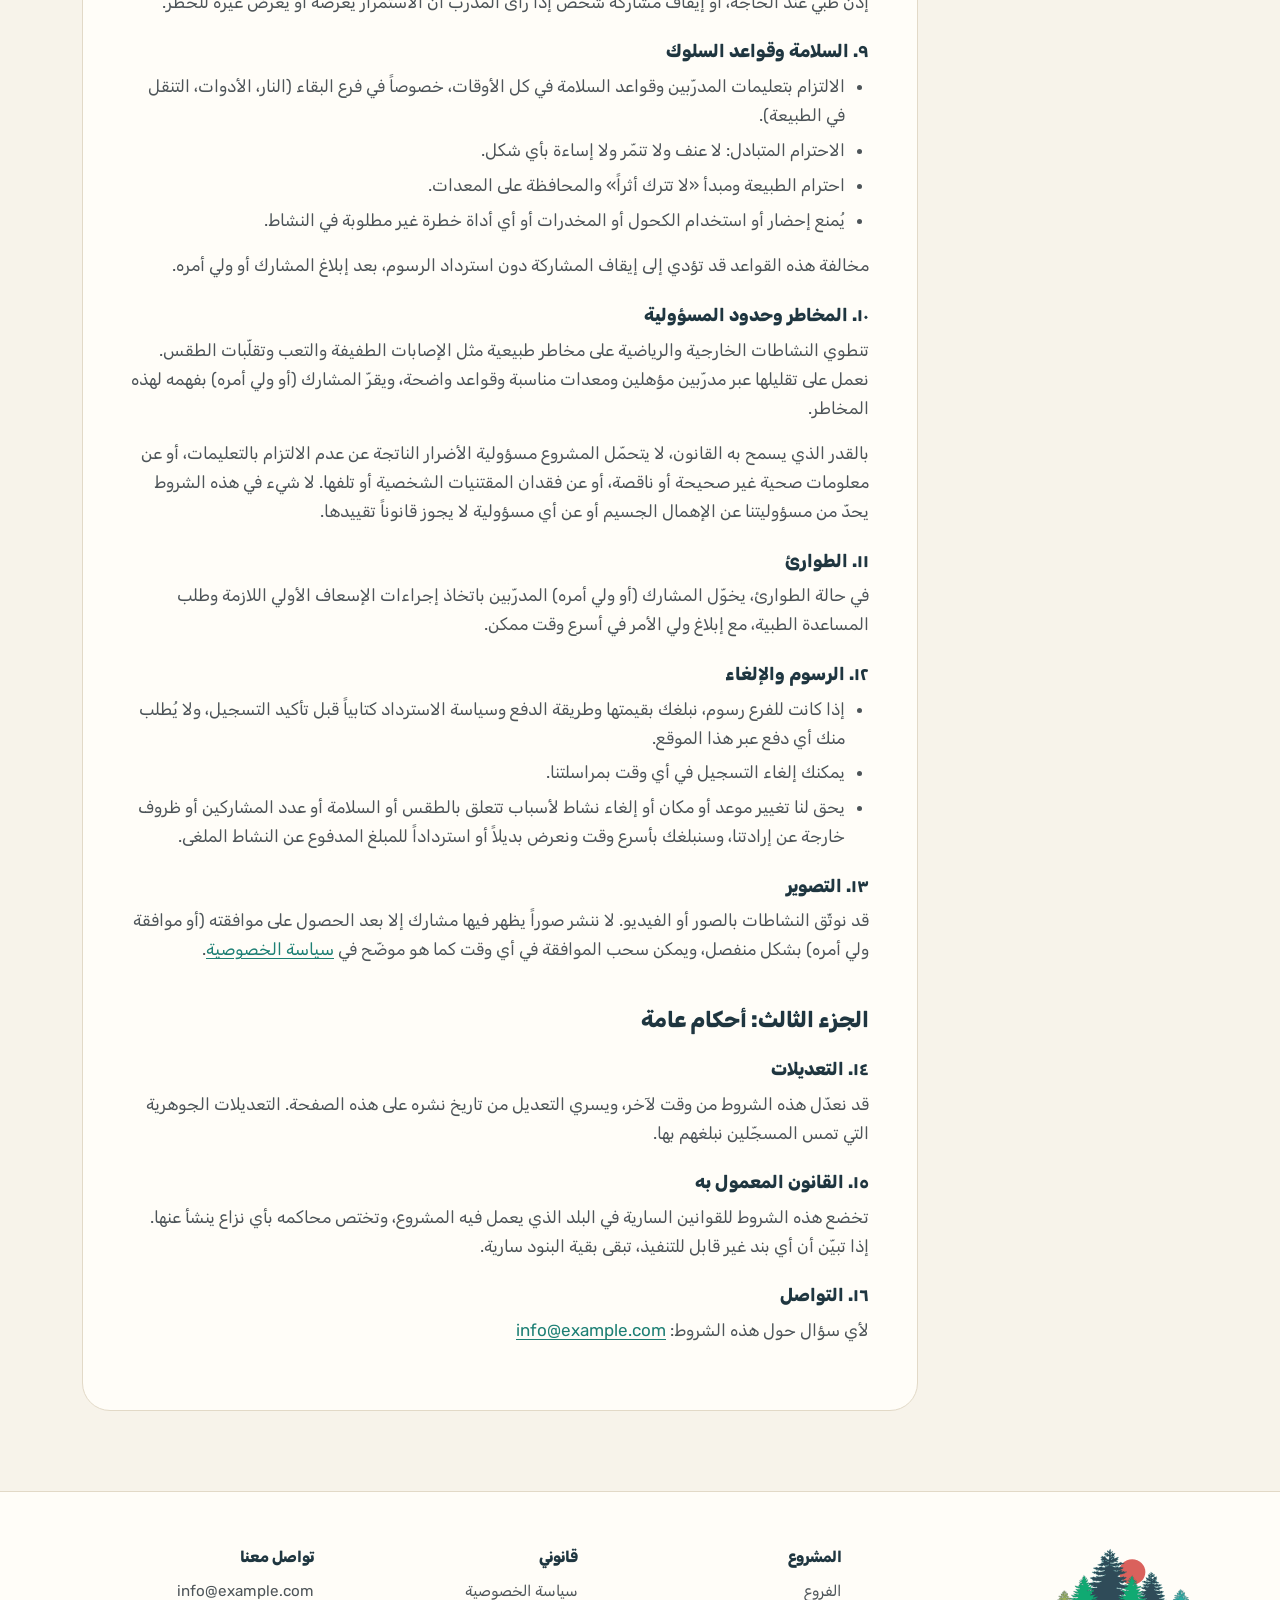
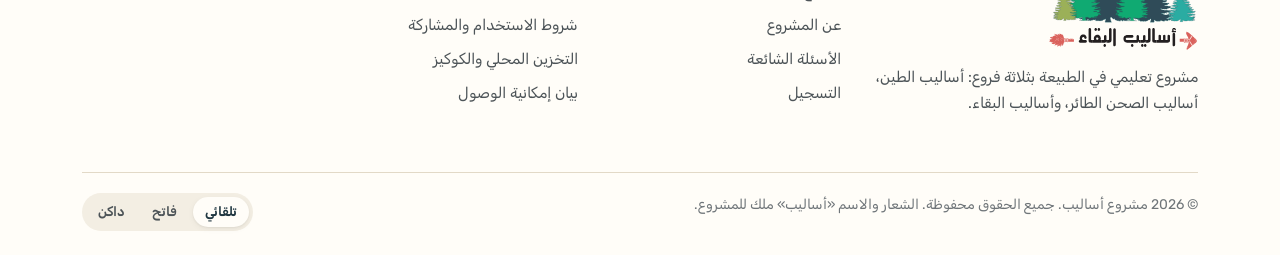
<file: terms.html>
<!doctype html>
<html lang="ar" dir="rtl" class="no-js" data-theme="light">
<head>
  <meta charset="utf-8">
  <meta name="viewport" content="width=device-width, initial-scale=1, viewport-fit=cover">
  <title>شروط الاستخدام والمشاركة — أساليب</title>
  <meta name="description" content="شروط استخدام موقع أساليب وشروط التسجيل والمشاركة في فروع الطين والصحن الطائر والبقاء.">
  <meta name="color-scheme" content="light dark">
  <meta name="theme-color" content="#f7f3ea" media="(prefers-color-scheme: light)">
  <meta name="theme-color" content="#0e1a1f" media="(prefers-color-scheme: dark)">
  <meta name="format-detection" content="telephone=no">
  <meta name="referrer" content="strict-origin-when-cross-origin">
  <meta http-equiv="Content-Security-Policy" content="default-src 'self'; script-src 'self'; style-src 'self' 'unsafe-inline'; img-src 'self' data:; font-src 'self'; connect-src 'self' https://script.google.com https://script.googleusercontent.com https://formspree.io; manifest-src 'self'; form-action 'self'; base-uri 'self'; object-src 'none'; frame-src 'none'">
  <meta property="og:type" content="website">
  <meta property="og:locale" content="ar_AR">
  <meta property="og:site_name" content="أساليب">
  <meta property="og:title" content="شروط الاستخدام والمشاركة — أساليب">
  <meta property="og:description" content="شروط استخدام موقع أساليب وشروط التسجيل والمشاركة في فروع الطين والصحن الطائر والبقاء.">
  <meta property="og:image" content="assets/img/og-image.jpg">
  <meta name="twitter:card" content="summary_large_image">
  <link rel="icon" href="assets/img/favicon-32.png" sizes="32x32" type="image/png">
  <link rel="icon" href="assets/img/icon-192.png" sizes="192x192" type="image/png">
  <link rel="apple-touch-icon" href="assets/img/apple-touch-icon.png">
  <link rel="manifest" href="site.webmanifest">
  <meta name="apple-mobile-web-app-title" content="أساليب">
  <link rel="preload" href="assets/fonts/rubik-arabic.woff2" as="font" type="font/woff2" crossorigin>
  <link rel="stylesheet" href="assets/css/style.css">
  <script src="assets/js/boot.js"></script>
  <script src="assets/js/config.js" defer></script>
  <script src="assets/js/app.js" defer></script>
</head>
<body data-page="terms">
  <a class="skip-link" href="#main">تخطَّ إلى المحتوى</a>
  <header class="site-header">
    <div class="container header-inner">
      <a class="brand" href="index.html" aria-label="أساليب — الصفحة الرئيسية">
        <img data-logo="emblem" src="assets/img/emblem.svg" alt="" width="54" height="28">
        <span class="brand-name">أساليب<small>تعلّم · العب · عِش</small></span>
      </a>
      <nav class="nav" id="site-nav" aria-label="التنقل الرئيسي">
        <a href="index.html">الرئيسية</a>
        <a href="index.html#branches">الفروع</a>
        <a href="index.html#about">عن المشروع</a>
        <a href="index.html#how">كيف نبدأ</a>
        <a href="index.html#faq">الأسئلة</a>
        <a href="register.html">التسجيل</a>
      </nav>
      <div class="header-tools">
        <button class="icon-btn" type="button" data-theme-toggle aria-label="تبديل المظهر"><svg data-ico="auto" viewBox="0 0 24 24" fill="none" stroke="currentColor" stroke-width="2" stroke-linecap="round" stroke-linejoin="round" aria-hidden="true"><circle cx="12" cy="12" r="9"/><path d="M12 3a9 9 0 0 1 0 18z" fill="currentColor"/></svg><svg data-ico="light" viewBox="0 0 24 24" fill="none" stroke="currentColor" stroke-width="2" stroke-linecap="round" aria-hidden="true" hidden><circle cx="12" cy="12" r="4.2"/><path d="M12 2.5v2M12 19.5v2M4.6 4.6l1.4 1.4M18 18l1.4 1.4M2.5 12h2M19.5 12h2M4.6 19.4 6 18M18 6l1.4-1.4"/></svg><svg data-ico="dark" viewBox="0 0 24 24" fill="none" stroke="currentColor" stroke-width="2" stroke-linejoin="round" aria-hidden="true" hidden><path d="M20.5 14.2A8.5 8.5 0 0 1 9.8 3.5a8.5 8.5 0 1 0 10.7 10.7z"/></svg></button>
        <a class="btn btn-primary btn-small" href="register.html">سجّل الآن</a>
        <button class="icon-btn menu-toggle" type="button" aria-controls="site-nav" aria-expanded="false" aria-label="القائمة"><svg viewBox="0 0 24 24" fill="none" stroke="currentColor" stroke-width="2.2" stroke-linecap="round" aria-hidden="true"><path d="M4 7h16M4 12h16M4 17h10"/></svg></button>
      </div>
    </div>
  </header>
  <main id="main" tabindex="-1">
<section class="page-hero">
      <div class="container">
        <nav class="breadcrumb" aria-label="مسار التنقل"><a href="index.html">الرئيسية</a> / <span aria-current="page">شروط الاستخدام والمشاركة</span></nav>
        <h1>شروط الاستخدام والمشاركة</h1>
        <p>باستخدامك هذا الموقع أو تسجيلك في أحد فروع أساليب، فإنك توافق على الشروط التالية. يرجى قراءتها بعناية.</p>
      </div>
    </section>
    <div class="container legal">
      <nav class="legal-nav" aria-label="صفحات قانونية">
        <a href="privacy.html">سياسة الخصوصية</a>
        <a href="terms.html" aria-current="page">شروط الاستخدام والمشاركة</a>
        <a href="cookies.html">التخزين المحلي والكوكيز</a>
        <a href="accessibility.html">إمكانية الوصول</a>
      </nav>
      <article class="prose">
        <span class="meta">آخر تحديث: <span data-cfg="legalUpdated">2026-10-17</span></span>
        <h2>الجزء الأول: استخدام الموقع</h2>
        <h3>١. القبول</h3>
        <p>يديره <strong data-cfg="orgName">مشروع أساليب</strong>. استخدامك للموقع يعني قبولك لهذه الشروط ولـ<a href="privacy.html">سياسة الخصوصية</a>. إن لم توافق عليها، يرجى عدم استخدام الموقع.</p>
        <h3>٢. الملكية الفكرية</h3>
        <p>اسم «أساليب» وأسماء الفروع والشعار والتصاميم والنصوص والصور في هذا الموقع مملوكة للمشروع أو مستخدمة بإذن، ومحمية بقوانين الملكية الفكرية. لا يجوز نسخها أو تعديلها أو استخدامها تجارياً أو استخدام الشعار بطريقة توحي بعلاقة مع المشروع دون إذن كتابي مسبق. يُسمح بمشاركة روابط الموقع.</p>
        <h3>٣. الاستخدام المقبول</h3>
        <p>تتعهد بعدم إدخال بيانات كاذبة أو بيانات شخص آخر دون إذنه، وعدم محاولة تعطيل الموقع أو الوصول غير المصرّح به إليه، وعدم إرسال محتوى مسيء أو غير قانوني عبر نماذجه.</p>
        <h3>٤. دقة المعلومات</h3>
        <p>نحرص على أن تكون المعلومات في الموقع صحيحة ومحدّثة، لكن تفاصيل البرامج (المواعيد، الأماكن، الأعمار، المحتوى) قد تتغير، والمعلومات النهائية هي التي نرسلها إليك عند تأكيد التسجيل. يُقدَّم الموقع «كما هو» دون ضمانات بخلوّه من الأخطاء أو الانقطاع.</p>
        <h3>٥. الروابط الخارجية</h3>
        <p>قد يحتوي الموقع على روابط لمواقع أو خدمات لا نديرها. لسنا مسؤولين عن محتواها أو سياسات الخصوصية الخاصة بها.</p>
        <h2>الجزء الثاني: التسجيل والمشاركة</h2>
        <h3>٦. التسجيل وقبول الطلب</h3>
        <p>إرسال نموذج التسجيل هو <strong>طلب</strong> للانضمام، وليس حجزاً مؤكداً. يصبح التسجيل نافذاً فقط بعد أن نؤكده لك. يحق للمشروع قبول الطلب أو رفضه أو وضعه على قائمة الانتظار حسب عدد المقاعد وملاءمة المجموعة.</p>
        <h3>٧. الأهلية وموافقة ولي الأمر</h3>
        <ul>
          <li>يجب أن تكون المعلومات المقدّمة صحيحة وكاملة.</li>
          <li>من هم دون ١٨ عاماً يشاركون فقط بموافقة ولي الأمر، الذي يقرّ بأنه قرأ هذه الشروط ووافق عليها نيابة عن القاصر.</li>
          <li>قد تكون لبعض الفروع أو المجموعات حدود عمرية نبلغك بها عند التأكيد.</li>
        </ul>
        <h3>٨. الصحة واللياقة</h3>
        <p>تتضمن الفروع نشاطاً بدنياً وعملاً في الهواء الطلق. يقرّ المشارك (أو ولي أمره) بأنه قادر صحياً على المشاركة، ويلتزم بإبلاغنا بأي حالة صحية أو حساسية أو دواء قد يؤثر على سلامته، وبأي تغيير يطرأ عليها. يحق لنا طلب إذن طبي عند الحاجة، أو إيقاف مشاركة شخص إذا رأى المدرّب أن الاستمرار يعرّضه أو يعرّض غيره للخطر.</p>
        <h3>٩. السلامة وقواعد السلوك</h3>
        <ul>
          <li>الالتزام بتعليمات المدرّبين وقواعد السلامة في كل الأوقات، خصوصاً في فرع البقاء (النار، الأدوات، التنقل في الطبيعة).</li>
          <li>الاحترام المتبادل: لا عنف ولا تنمّر ولا إساءة بأي شكل.</li>
          <li>احترام الطبيعة ومبدأ «لا تترك أثراً» والمحافظة على المعدات.</li>
          <li>يُمنع إحضار أو استخدام الكحول أو المخدرات أو أي أداة خطرة غير مطلوبة في النشاط.</li>
        </ul>
        <p>مخالفة هذه القواعد قد تؤدي إلى إيقاف المشاركة دون استرداد الرسوم، بعد إبلاغ المشارك أو ولي أمره.</p>
        <h3>١٠. المخاطر وحدود المسؤولية</h3>
        <p>تنطوي النشاطات الخارجية والرياضية على مخاطر طبيعية مثل الإصابات الطفيفة والتعب وتقلّبات الطقس. نعمل على تقليلها عبر مدرّبين مؤهلين ومعدات مناسبة وقواعد واضحة، ويقرّ المشارك (أو ولي أمره) بفهمه لهذه المخاطر.</p>
        <p>بالقدر الذي يسمح به القانون، لا يتحمّل المشروع مسؤولية الأضرار الناتجة عن عدم الالتزام بالتعليمات، أو عن معلومات صحية غير صحيحة أو ناقصة، أو عن فقدان المقتنيات الشخصية أو تلفها. لا شيء في هذه الشروط يحدّ من مسؤوليتنا عن الإهمال الجسيم أو عن أي مسؤولية لا يجوز قانوناً تقييدها.</p>
        <h3>١١. الطوارئ</h3>
        <p>في حالة الطوارئ، يخوّل المشارك (أو ولي أمره) المدرّبين باتخاذ إجراءات الإسعاف الأولي اللازمة وطلب المساعدة الطبية، مع إبلاغ ولي الأمر في أسرع وقت ممكن.</p>
        <h3>١٢. الرسوم والإلغاء</h3>
        <ul>
          <li>إذا كانت للفرع رسوم، نبلغك بقيمتها وطريقة الدفع وسياسة الاسترداد كتابياً قبل تأكيد التسجيل، ولا يُطلب منك أي دفع عبر هذا الموقع.</li>
          <li>يمكنك إلغاء التسجيل في أي وقت بمراسلتنا.</li>
          <li>يحق لنا تغيير موعد أو مكان أو إلغاء نشاط لأسباب تتعلق بالطقس أو السلامة أو عدد المشاركين أو ظروف خارجة عن إرادتنا، وسنبلغك بأسرع وقت ونعرض بديلاً أو استرداداً للمبلغ المدفوع عن النشاط الملغى.</li>
        </ul>
        <h3>١٣. التصوير</h3>
        <p>قد نوثّق النشاطات بالصور أو الفيديو. لا ننشر صوراً يظهر فيها مشارك إلا بعد الحصول على موافقته (أو موافقة ولي أمره) بشكل منفصل، ويمكن سحب الموافقة في أي وقت كما هو موضّح في <a href="privacy.html">سياسة الخصوصية</a>.</p>
        <h2>الجزء الثالث: أحكام عامة</h2>
        <h3>١٤. التعديلات</h3>
        <p>قد نعدّل هذه الشروط من وقت لآخر، ويسري التعديل من تاريخ نشره على هذه الصفحة. التعديلات الجوهرية التي تمس المسجّلين نبلغهم بها.</p>
        <h3>١٥. القانون المعمول به</h3>
        <p>تخضع هذه الشروط للقوانين السارية في البلد الذي يعمل فيه المشروع، وتختص محاكمه بأي نزاع ينشأ عنها. إذا تبيّن أن أي بند غير قابل للتنفيذ، تبقى بقية البنود سارية.</p>
        <h3>١٦. التواصل</h3>
        <p>لأي سؤال حول هذه الشروط: <a data-cfg="contactEmail" dir="ltr" href="#"></a></p>
      </article>
    </div>
  </main>
  <footer class="site-footer">
    <div class="container">
      <div class="footer-grid">
        <div class="footer-brand">
          <img data-logo="logo" src="assets/img/logo.svg" alt="شعار أساليب" width="150" height="103" loading="lazy">
          <p>مشروع تعليمي في الطبيعة بثلاثة فروع: أساليب الطين، أساليب الصحن الطائر، وأساليب البقاء.</p>
        </div>
        <div>
          <h4>المشروع</h4>
          <ul>
            <li><a href="index.html#branches">الفروع</a></li>
            <li><a href="index.html#about">عن المشروع</a></li>
            <li><a href="index.html#faq">الأسئلة الشائعة</a></li>
            <li><a href="register.html">التسجيل</a></li>
          </ul>
        </div>
        <div>
          <h4>قانوني</h4>
          <ul>
            <li><a href="privacy.html">سياسة الخصوصية</a></li>
            <li><a href="terms.html">شروط الاستخدام والمشاركة</a></li>
            <li><a href="cookies.html">التخزين المحلي والكوكيز</a></li>
            <li><a href="accessibility.html">بيان إمكانية الوصول</a></li>
          </ul>
        </div>
        <div>
          <h4>تواصل معنا</h4>
          <ul>
            <li data-cfg-wrap><a data-cfg="contactEmail" dir="ltr" href="#"></a></li>
            <li data-cfg-wrap hidden><a data-cfg="phone" dir="ltr" href="#"></a></li>
            <li data-cfg-wrap hidden><a data-cfg="whatsapp" href="#" target="_blank" rel="noopener"></a></li>
            <li data-cfg-wrap hidden><a data-cfg="instagram" data-cfg-keep href="#" target="_blank" rel="noopener">Instagram</a></li>
            <li data-cfg-wrap hidden><a data-cfg="facebook" data-cfg-keep href="#" target="_blank" rel="noopener">Facebook</a></li>
          </ul>
        </div>
      </div>
      <div class="footer-bottom">
        <span>© <span data-year>2026</span> <span data-cfg="orgName">مشروع أساليب</span>. جميع الحقوق محفوظة. الشعار والاسم «أساليب» ملك للمشروع.</span>
        <span class="theme-pills" role="group" aria-label="المظهر">
          <button type="button" data-theme-set="auto" aria-pressed="true">تلقائي</button>
          <button type="button" data-theme-set="light" aria-pressed="false">فاتح</button>
          <button type="button" data-theme-set="dark" aria-pressed="false">داكن</button>
        </span>
      </div>
    </div>
  </footer>
</body>
</html>
</file>
<file: assets/css/style.css>
/*! © 2026 أساليب — جميع الحقوق محفوظة. يُمنع النسخ أو إعادة الاستخدام دون إذن كتابي. */
@font-face{font-family:Rubik;src:url(../fonts/rubik-arabic.woff2) format("woff2");font-weight:300 900;font-style:normal;font-display:swap;unicode-range:U+0600-06FF,U+0750-077F,U+0870-088E,U+0890-0891,U+0898-08E1,U+08E3-08FF,U+200C-200E,U+2010-2011,U+204F,U+2E41,U+FB50-FDFF,U+FE70-FE74,U+FE76-FEFC}@font-face{font-family:Rubik;src:url(../fonts/rubik-latin-ext.woff2) format("woff2");font-weight:300 900;font-style:normal;font-display:swap;unicode-range:U+0100-02BA,U+02BD-02C5,U+02C7-02CC,U+02CE-02D7,U+02DD-02FF,U+0304,U+0308,U+0329,U+1D00-1DBF,U+1E00-1E9F,U+1EF2-1EFF,U+2020,U+20A0-20AB,U+20AD-20C0,U+2113,U+2C60-2C7F,U+A720-A7FF}@font-face{font-family:Rubik;src:url(../fonts/rubik-latin.woff2) format("woff2");font-weight:300 900;font-style:normal;font-display:swap;unicode-range:U+0000-00FF,U+0131,U+0152-0153,U+02BB-02BC,U+02C6,U+02DA,U+02DC,U+0304,U+0308,U+0329,U+2000-206F,U+20AC,U+2122,U+2191,U+2193,U+2212,U+2215,U+FEFF,U+FFFD}:root{color-scheme:light;--pine: #2f4b58;--leaf: #10aa72;--moss: #9bb058;--lagoon: #2aaca2;--ember: #da615c;--clay: #b9703f;--bg: #f7f3ea;--bg-2: #efe8da;--surface: #fffdf8;--surface-2: #f3eee3;--line: #e2d9c7;--text: #231f20;--text-2: #4d5458;--text-3: #6f7579;--heading: #1f3640;--link: #1d7f74;--focus: #da615c;--accent: #0f8f61;--accent-ink: #ffffff;--accent-soft: #dff2e8;--ember-soft: #fbe3df;--shadow-sm: 0 1px 2px rgb(35 31 32 / .06), 0 2px 6px rgb(35 31 32 / .05);--shadow: 0 2px 4px rgb(35 31 32 / .05), 0 12px 32px -8px rgb(47 75 88 / .18);--shadow-lg: 0 30px 60px -20px rgb(47 75 88 / .35);--radius-sm: 10px;--radius: 18px;--radius-lg: 28px;--max: 1180px;--gutter: clamp(16px, 4vw, 32px);--header-h: 68px;--font: "Rubik", system-ui, -apple-system, "Segoe UI", Roboto, "Noto Sans Arabic", Arial, sans-serif}@media (prefers-color-scheme: dark){:root:not([data-theme=light]){color-scheme:dark;--bg: #0e1a1f;--bg-2: #12222a;--surface: #162a33;--surface-2: #1c323c;--line: #2a434e;--text: #eee9df;--text-2: #c2c8c9;--text-3: #95a1a5;--heading: #f6f1e7;--link: #5fd0c3;--focus: #f2867f;--accent: #22c288;--accent-ink: #06231a;--accent-soft: #143a2e;--ember-soft: #3b2220;--shadow-sm: 0 1px 2px rgb(0 0 0 / .3);--shadow: 0 12px 32px -10px rgb(0 0 0 / .55);--shadow-lg: 0 30px 60px -20px rgb(0 0 0 / .7)}}:root[data-theme=dark]{color-scheme:dark;--bg: #0e1a1f;--bg-2: #12222a;--surface: #162a33;--surface-2: #1c323c;--line: #2a434e;--text: #eee9df;--text-2: #c2c8c9;--text-3: #95a1a5;--heading: #f6f1e7;--link: #5fd0c3;--focus: #f2867f;--accent: #22c288;--accent-ink: #06231a;--accent-soft: #143a2e;--ember-soft: #3b2220;--shadow-sm: 0 1px 2px rgb(0 0 0 / .3);--shadow: 0 12px 32px -10px rgb(0 0 0 / .55);--shadow-lg: 0 30px 60px -20px rgb(0 0 0 / .7)}*,*:before,*:after{box-sizing:border-box}html{-webkit-text-size-adjust:100%;text-size-adjust:100%;-webkit-tap-highlight-color:transparent;scroll-behavior:smooth;scroll-padding-top:calc(var(--header-h) + 16px);background:var(--bg)}body{margin:0;min-height:100vh;min-height:100dvh;font-family:var(--font);font-size:17px;line-height:1.7;color:var(--text);background:var(--bg);-webkit-font-smoothing:antialiased;-moz-osx-font-smoothing:grayscale;font-synthesis:none;text-rendering:optimizeLegibility;overflow-x:hidden;overflow-x:clip;display:flex;flex-direction:column;transition:background-color .3s ease,color .3s ease}main{flex:1}img,svg{display:block;max-width:100%}img{height:auto}a{color:var(--link);text-underline-offset:3px}button,input,select,textarea{font:inherit;color:inherit}button{cursor:pointer;touch-action:manipulation}h1,h2,h3,h4{color:var(--heading);line-height:1.25;margin:0 0 .5em;font-weight:800;letter-spacing:-.01em}h1,h2,h3{letter-spacing:0}p{margin:0 0 1em}::selection{background:var(--ember);color:#fff}:focus-visible{outline:3px solid var(--focus);outline-offset:3px;border-radius:6px}[hidden]{display:none!important}.skip-link{position:absolute;inset-inline-start:12px;top:-60px;z-index:100;background:var(--pine);color:#fff;padding:10px 16px;border-radius:10px;text-decoration:none;font-weight:600}.skip-link:focus{top:12px}.container{width:100%;max-width:var(--max);margin-inline:auto;padding-inline:var(--gutter)}.sr-only{position:absolute!important;width:1px;height:1px;overflow:hidden;clip:rect(0 0 0 0);white-space:nowrap}.site-header{position:sticky;top:0;z-index:50;padding-top:env(safe-area-inset-top);background:color-mix(in srgb,var(--bg) 82%,transparent);-webkit-backdrop-filter:saturate(1.4) blur(14px);backdrop-filter:saturate(1.4) blur(14px);border-bottom:1px solid transparent;transition:border-color .25s,background-color .3s}.site-header.scrolled{border-bottom-color:var(--line)}.header-inner{height:var(--header-h);display:flex;align-items:center;gap:16px}.brand{display:flex;align-items:center;gap:10px;text-decoration:none;color:var(--heading);flex-shrink:0}.brand img{width:54px;height:auto}.brand-name{font-weight:900;font-size:1.35rem;line-height:1}.brand-name small{display:block;font-size:.62rem;font-weight:500;color:var(--text-3);letter-spacing:.04em;margin-top:4px}.nav{display:flex;align-items:center;gap:4px;margin-inline-start:auto}.nav a{text-decoration:none;color:var(--text-2);font-weight:500;font-size:.95rem;padding:8px 12px;border-radius:999px;transition:background-color .2s,color .2s}.nav a:hover,.nav a[aria-current=page]{color:var(--heading);background:var(--surface-2)}.header-tools{display:flex;align-items:center;gap:6px}.nav+.header-tools{margin-inline-start:8px}.icon-btn{appearance:none;-webkit-appearance:none;width:42px;height:42px;border-radius:999px;display:inline-grid;place-items:center;background:var(--surface);border:1px solid var(--line);color:var(--heading);transition:background-color .2s,transform .15s,border-color .2s}.icon-btn:hover{background:var(--surface-2)}.icon-btn:active{transform:scale(.94)}.icon-btn svg{width:20px;height:20px}.menu-toggle{display:none}.btn{appearance:none;-webkit-appearance:none;display:inline-flex;align-items:center;justify-content:center;gap:10px;min-height:48px;padding:12px 24px;border-radius:999px;border:2px solid transparent;font-weight:700;font-size:1rem;line-height:1.2;text-decoration:none;white-space:nowrap;transition:transform .15s,box-shadow .2s,background-color .2s,color .2s,border-color .2s}.btn:active{transform:translateY(1px) scale(.98)}.btn svg{width:20px;height:20px;flex-shrink:0}[dir=rtl] .btn .arrow{transform:scaleX(-1)}.btn-primary{background:#c9504b;color:#fff;box-shadow:0 8px 20px -8px #da615cb3}.btn-primary:hover{background:#b8433f;box-shadow:0 12px 26px -8px #da615cbf}.btn-secondary{background:var(--surface);color:var(--heading);border-color:var(--line)}.btn-secondary:hover{border-color:var(--heading)}.btn-small{min-height:40px;padding:8px 18px;font-size:.92rem}.btn-block{width:100%}.hero{position:relative;overflow:hidden;padding:clamp(32px,6vw,72px) 0 0}.hero:before{content:"";position:absolute;inset:0;z-index:-1;background:radial-gradient(60% 60% at 85% 10%,color-mix(in srgb,var(--ember) 16%,transparent),transparent 70%),radial-gradient(50% 50% at 10% 30%,color-mix(in srgb,var(--leaf) 14%,transparent),transparent 70%)}.hero-grid{display:grid;grid-template-columns:1.05fr 1fr;gap:clamp(24px,5vw,64px);align-items:center}.eyebrow{display:inline-flex;align-items:center;gap:8px;padding:6px 14px;border-radius:999px;background:var(--accent-soft);color:var(--accent);font-size:.85rem;font-weight:700;margin-bottom:18px}.eyebrow:before{content:"";width:8px;height:8px;border-radius:50%;background:var(--ember)}.hero h1{font-size:clamp(2.1rem,5.4vw,3.9rem);font-weight:900;margin-bottom:18px}.hero h1 .hl{color:var(--ember)}.hero .lead{font-size:clamp(1.05rem,1.6vw,1.22rem);color:var(--text-2);max-width:36ch;margin-bottom:28px}.hero-cta{display:flex;flex-wrap:wrap;gap:12px}.hero-art{position:relative;aspect-ratio:1 / .9;display:grid;place-items:center}.hero-art .disc{position:absolute;inset:6% 4%;border-radius:48% 52% 46% 54%/52% 46% 54% 48%;background:var(--surface);box-shadow:var(--shadow-lg);border:1px solid var(--line);animation:blob 18s ease-in-out infinite alternate}.hero-art img{position:relative;width:86%}@keyframes blob{50%{border-radius:54% 46% 52% 48%/46% 54%}to{border-radius:46% 54% 48% 52%/54% 48% 52% 46%}}.ridge{display:block;width:100%;height:clamp(60px,9vw,120px);margin-top:clamp(24px,5vw,56px);color:var(--bg-2)}.ridge .r1{fill:color-mix(in srgb,var(--leaf) 22%,var(--bg-2))}.ridge .r2{fill:var(--bg-2)}.section{padding:clamp(56px,9vw,104px) 0}.section.alt{background:var(--bg-2)}.section-head{max-width:680px;margin-bottom:clamp(28px,5vw,52px)}.section-head.center{text-align:center;margin-inline:auto}.kicker{color:var(--ember);font-weight:800;font-size:.9rem;margin-bottom:8px;display:block}.section h2{font-size:clamp(1.7rem,3.6vw,2.6rem)}.section-head p{color:var(--text-2);font-size:1.08rem}.branches{display:grid;grid-template-columns:repeat(3,1fr);gap:22px}.branch{--c: var(--leaf);position:relative;display:flex;flex-direction:column;background:var(--surface);border:1px solid var(--line);border-radius:var(--radius-lg);padding:28px;box-shadow:var(--shadow-sm);overflow:hidden;transition:transform .25s,box-shadow .25s,border-color .25s}.branch:before{content:"";position:absolute;inset-inline-end:-60px;top:-60px;width:180px;height:180px;border-radius:50%;background:color-mix(in srgb,var(--c) 14%,transparent)}.branch:hover{transform:translateY(-4px);box-shadow:var(--shadow);border-color:color-mix(in srgb,var(--c) 45%,var(--line))}.branch,.branch-pick label{--c-ink: #0b7d55}.branch[data-branch=clay],.branch-pick label[data-branch=clay]{--c: var(--clay);--c-ink: #9a5528}.branch[data-branch=disc],.branch-pick label[data-branch=disc]{--c: var(--lagoon);--c-ink: #17756f}.branch[data-branch=survival]{--c: var(--leaf)}.branch-icon{position:relative;width:64px;height:64px;border-radius:20px;display:grid;place-items:center;background:var(--c-ink);color:#fff;margin-bottom:20px;box-shadow:0 10px 22px -10px var(--c)}.branch-icon svg{width:36px;height:36px}.branch h3{font-size:1.4rem;margin-bottom:4px}.branch .tag{color:var(--c-ink);font-weight:700;font-size:.9rem;margin-bottom:12px;display:block;filter:saturate(1.1)}.branch p{color:var(--text-2)}.branch ul{list-style:none;padding:0;margin:0 0 24px;display:grid;gap:8px}.branch li{display:flex;gap:10px;align-items:flex-start;color:var(--text);font-size:.97rem}.branch li:before{content:"";flex-shrink:0;width:18px;height:18px;margin-top:4px;border-radius:50%;background:color-mix(in srgb,var(--c) 18%,transparent) url("data:image/svg+xml,%3Csvg xmlns='http://www.w3.org/2000/svg' viewBox='0 0 20 20'%3E%3Cpath d='M5 10.5l3 3 7-7' fill='none' stroke='%23231f20' stroke-opacity='.75' stroke-width='2.4' stroke-linecap='round' stroke-linejoin='round'/%3E%3C/svg%3E") center / 12px no-repeat}[data-theme=dark] .branch .tag{color:var(--c)}[data-theme=dark] .branch li:before{filter:invert(1);background-color:color-mix(in srgb,var(--c) 30%,#000)}.branch .btn{margin-top:auto;align-self:flex-start;background:var(--c-ink);color:#fff}.branch .btn:hover{filter:brightness(1.08)}.values{display:grid;grid-template-columns:repeat(4,1fr);gap:18px}.value{background:var(--surface);border:1px solid var(--line);border-radius:var(--radius);padding:24px}.value .v-ico{width:46px;height:46px;border-radius:14px;display:grid;place-items:center;background:var(--ember-soft);color:var(--ember);margin-bottom:14px}.value .v-ico svg{width:24px;height:24px}.value h3{font-size:1.12rem}.value p{color:var(--text-2);font-size:.96rem;margin:0}.split{display:grid;grid-template-columns:1fr 1fr;gap:clamp(28px,5vw,64px);align-items:center}.about-card{position:relative;border-radius:var(--radius-lg);padding:clamp(28px,4vw,44px);background:var(--pine);color:#f4efe5;overflow:hidden;box-shadow:var(--shadow-lg)}.about-card:after{content:"";position:absolute;width:220px;height:220px;border-radius:50%;background:var(--ember);inset-inline-end:-70px;top:-70px;opacity:.9}.about-card blockquote{position:relative;z-index:1;margin:0;font-size:clamp(1.25rem,2.3vw,1.6rem);font-weight:700;line-height:1.5;color:#fff}.about-card .sig{position:relative;z-index:1;margin-top:18px;color:#cfe3dd;font-size:.95rem}.about-card .trees{position:relative;z-index:1;display:flex;gap:8px;margin-top:26px}.about-card .trees span{width:26px;height:26px;border-radius:8px}.steps{display:grid;grid-template-columns:repeat(3,1fr);gap:18px;counter-reset:step}.step{position:relative;background:var(--surface);border:1px solid var(--line);border-radius:var(--radius);padding:26px;counter-increment:step}.step:before{content:counter(step);display:grid;place-items:center;width:40px;height:40px;border-radius:12px;background:var(--pine);color:#fff;font-weight:800;margin-bottom:14px}[data-theme=dark] .step:before{background:var(--lagoon);color:#062420}.step h3{font-size:1.1rem}.step p{color:var(--text-2);margin:0;font-size:.96rem}.faq{max-width:820px;margin-inline:auto;display:grid;gap:12px}.faq details{background:var(--surface);border:1px solid var(--line);border-radius:var(--radius);padding:0 22px;transition:border-color .2s}.faq details[open]{border-color:color-mix(in srgb,var(--accent) 50%,var(--line))}.faq summary{list-style:none;cursor:pointer;padding:18px 0;font-weight:700;color:var(--heading);display:flex;justify-content:space-between;align-items:center;gap:16px}.faq summary::-webkit-details-marker{display:none}.faq summary:after{content:"";flex-shrink:0;width:26px;height:26px;border-radius:50%;background:var(--surface-2) url("data:image/svg+xml,%3Csvg xmlns='http://www.w3.org/2000/svg' viewBox='0 0 20 20'%3E%3Cpath d='M10 5v10M5 10h10' stroke='%23da615c' stroke-width='2.4' stroke-linecap='round'/%3E%3C/svg%3E") center / 14px no-repeat;transition:transform .25s}.faq details[open] summary:after{transform:rotate(45deg)}.faq details p{color:var(--text-2);padding-bottom:18px;margin:0}.cta-band{position:relative;overflow:hidden;border-radius:var(--radius-lg);padding:clamp(32px,6vw,64px);display:grid;grid-template-columns:1fr auto;gap:24px;align-items:center;background:linear-gradient(135deg,var(--pine),#1f3a45 60%,#23514e);color:#f4efe5;box-shadow:var(--shadow-lg)}.cta-band:before{content:"";position:absolute;width:260px;height:260px;border-radius:50%;background:var(--ember);opacity:.85;inset-inline-start:-90px;bottom:-150px}.cta-band>*{position:relative}.cta-band h2{color:#fff;margin-bottom:8px;font-size:clamp(1.5rem,3vw,2.2rem)}.cta-band p{color:#cfe0dc;margin:0}.site-footer{background:var(--surface);border-top:1px solid var(--line);padding:56px 0 calc(24px + env(safe-area-inset-bottom));margin-top:auto;font-size:.95rem}.footer-grid{display:grid;grid-template-columns:1.4fr 1fr 1fr 1fr;gap:32px}.footer-brand img{width:150px;margin-bottom:14px}.footer-brand p{color:var(--text-2);max-width:34ch}.site-footer h4{font-size:.95rem;margin-bottom:12px}.site-footer ul{list-style:none;padding:0;margin:0;display:grid;gap:8px}.site-footer a{color:var(--text-2);text-decoration:none}.site-footer a:hover{color:var(--heading);text-decoration:underline}.footer-bottom{display:flex;flex-wrap:wrap;justify-content:space-between;gap:12px;border-top:1px solid var(--line);margin-top:40px;padding-top:20px;color:var(--text-3);font-size:.87rem}.footer-bottom .theme-pills{display:inline-flex;gap:4px;background:var(--surface-2);border-radius:999px;padding:4px}.theme-pills button{appearance:none;-webkit-appearance:none;border:0;background:transparent;color:var(--text-2);border-radius:999px;padding:4px 12px;font-size:.82rem;font-weight:600}.theme-pills button[aria-pressed=true]{background:var(--surface);color:var(--heading);box-shadow:var(--shadow-sm)}.page-hero{padding:clamp(36px,6vw,64px) 0 clamp(20px,3vw,28px)}.page-hero h1{font-size:clamp(1.9rem,4.4vw,3rem);font-weight:900}.page-hero p{color:var(--text-2);font-size:1.08rem;max-width:60ch}.breadcrumb{font-size:.88rem;color:var(--text-3);margin-bottom:12px}.breadcrumb a{color:var(--text-3)}.form-layout{display:grid;grid-template-columns:1fr 320px;gap:28px;align-items:start;padding-bottom:80px}.form-simple{max-width:680px;margin-inline:auto;padding-bottom:80px}.form-simple .page-hero{padding-bottom:20px}.form-step{margin-bottom:28px}.form-step>.label{display:block;font-weight:700;font-size:1.05rem;color:var(--heading);margin-bottom:12px}.form-stack{display:grid;gap:16px}.form-foot{text-align:center;color:var(--text-3);font-size:.9rem;margin:14px 0 0}.form-card{position:relative;background:var(--surface);border:1px solid var(--line);border-radius:var(--radius-lg);padding:clamp(20px,4vw,40px);box-shadow:var(--shadow-sm)}.form-card fieldset{border:0;padding:0;margin:0 0 32px;min-width:0}.form-card legend{font-weight:800;font-size:1.15rem;color:var(--heading);margin-bottom:4px;padding:0;display:flex;gap:10px;align-items:center}.form-card legend .n{display:inline-grid;place-items:center;width:28px;height:28px;border-radius:9px;background:var(--ember);color:#fff;font-size:.9rem}.form-card .hint{color:var(--text-3);font-size:.9rem;margin:0 0 18px}.branch-pick{display:grid;grid-template-columns:repeat(3,1fr);gap:12px}.branch-pick label{--c: var(--leaf);position:relative;display:flex;flex-direction:column;gap:8px;cursor:pointer;border:2px solid var(--line);border-radius:var(--radius);padding:16px;background:var(--bg);transition:border-color .2s,background-color .2s,transform .15s}.branch-pick label[data-branch=clay]{--c: var(--clay)}.branch-pick label[data-branch=disc]{--c: var(--lagoon)}.branch-pick label:hover{border-color:color-mix(in srgb,var(--c) 50%,var(--line))}.branch-pick input{position:absolute;opacity:0;pointer-events:none}.branch-pick .bp-ico{width:44px;height:44px;border-radius:14px;display:grid;place-items:center;background:color-mix(in srgb,var(--c) 16%,transparent);color:var(--c);transition:background-color .2s,color .2s}.branch-pick .bp-ico svg{width:26px;height:26px}.branch-pick label{align-items:center;text-align:center;padding:18px 12px}.branch-pick .bp-text{display:flex;flex-direction:column;gap:2px;min-width:0}.branch-pick strong{color:var(--heading);font-size:1rem;line-height:1.35}.branch-pick small{display:block;color:var(--text-3);font-size:.82rem;line-height:1.4}.branch-pick label:has(input:checked){border-color:var(--c);background:color-mix(in srgb,var(--c) 8%,var(--surface))}.branch-pick label:has(input:checked) .bp-ico{background:var(--c-ink);color:#fff}.branch-pick label:has(input:checked):after{content:"✓";position:absolute;top:12px;inset-inline-end:12px;width:24px;height:24px;border-radius:50%;display:grid;place-items:center;background:var(--c-ink);color:#fff;font-size:.8rem;font-weight:800}.branch-pick label:has(input:focus-visible){outline:3px solid var(--focus);outline-offset:2px}.grid-2{display:grid;grid-template-columns:1fr 1fr;gap:16px 18px}.field{display:flex;flex-direction:column;gap:6px}.field.full{grid-column:1 / -1}.field label,.field .label{font-weight:600;font-size:.95rem;color:var(--heading)}.field .opt{color:var(--text-3);font-weight:400;font-size:.85rem}.input,.select,.textarea{appearance:none;-webkit-appearance:none;-moz-appearance:none;width:100%;min-height:50px;padding:12px 16px;font-size:16px;background:var(--bg);color:var(--text);border:1.5px solid var(--line);border-radius:14px;transition:border-color .2s,box-shadow .2s,background-color .2s}.textarea{min-height:110px;resize:vertical;line-height:1.6}.input::placeholder,.textarea::placeholder{color:var(--text-3);opacity:1}.input:hover,.select:hover,.textarea:hover{border-color:color-mix(in srgb,var(--text-3) 60%,var(--line))}.input:focus,.select:focus,.textarea:focus{outline:none;border-color:var(--accent);box-shadow:0 0 0 4px color-mix(in srgb,var(--accent) 22%,transparent);background:var(--surface)}.select{padding-inline-end:44px;cursor:pointer;background-image:url("data:image/svg+xml,%3Csvg xmlns='http://www.w3.org/2000/svg' viewBox='0 0 20 20'%3E%3Cpath d='M5 8l5 5 5-5' fill='none' stroke='%236f7579' stroke-width='2' stroke-linecap='round' stroke-linejoin='round'/%3E%3C/svg%3E");background-repeat:no-repeat;background-size:18px;background-position:right 16px center}[dir=rtl] .select{background-position:left 16px center}.input[dir=ltr]{text-align:left}[dir=rtl] .input[dir=ltr]{text-align:right}[dir=rtl] .input[dir=ltr]:focus,[dir=rtl] .input[dir=ltr]:not(:placeholder-shown){text-align:left}.field.invalid .input,.field.invalid .select,.field.invalid .textarea{border-color:var(--ember)}.field .err{color:var(--ember);font-size:.85rem;font-weight:500;min-height:0}.field .err:empty{display:none}.check{display:flex;gap:12px;align-items:flex-start;cursor:pointer;padding:10px 0;font-size:.96rem;color:var(--text)}.check input{appearance:none;-webkit-appearance:none;flex-shrink:0;width:24px;height:24px;margin:1px 0 0;border-radius:7px;border:2px solid var(--line);background:var(--bg);display:grid;place-items:center;cursor:pointer;transition:background-color .15s,border-color .15s}.check input:after{content:"";width:12px;height:7px;border:2.5px solid #fff;border-top:0;border-right:0;transform:rotate(-45deg) translate(1px,-1px);opacity:0}.check input:checked{background:var(--accent);border-color:var(--accent)}.check input:checked:after{opacity:1}.check input:focus-visible{outline:3px solid var(--focus);outline-offset:2px}.check.invalid input{border-color:var(--ember)}.check a{font-weight:600}.segmented{display:inline-flex;flex-wrap:wrap;gap:8px}.segmented label{position:relative}.segmented input{position:absolute;opacity:0;pointer-events:none}.segmented span{display:inline-flex;align-items:center;min-height:44px;padding:8px 18px;border-radius:999px;border:1.5px solid var(--line);background:var(--bg);cursor:pointer;font-weight:500;transition:all .15s}.segmented input:checked+span{background:var(--pine);border-color:var(--pine);color:#fff}[data-theme=dark] .segmented input:checked+span{background:var(--lagoon);border-color:var(--lagoon);color:#062420}.segmented input:focus-visible+span{outline:3px solid var(--focus);outline-offset:2px}.guardian-box{border-radius:var(--radius);background:var(--ember-soft);padding:18px;margin-top:16px}.guardian-box p{margin:0 0 14px;font-size:.93rem;color:var(--text)}.hp{position:absolute!important;width:1px;height:1px;overflow:hidden;clip-path:inset(50%);opacity:0;pointer-events:none}.form-aside{position:sticky;top:calc(var(--header-h) + 20px);display:grid;gap:16px}.aside-card{background:var(--surface);border:1px solid var(--line);border-radius:var(--radius);padding:22px;font-size:.94rem}.aside-card h3{font-size:1.02rem}.aside-card ul{padding-inline-start:18px;margin:0;color:var(--text-2);display:grid;gap:6px}.aside-card.pine{background:var(--pine);color:#e7efec;border-color:transparent}.aside-card.pine h3{color:#fff}.aside-card.pine a{color:#9fe3d6}.form-status{border-radius:14px;padding:14px 16px;margin-bottom:18px;font-weight:500}.form-status.error{background:var(--ember-soft);color:var(--text);border:1px solid var(--ember)}.success{text-align:center;padding:clamp(28px,6vw,56px) 12px}.success .ok-ico{width:84px;height:84px;margin:0 auto 20px;border-radius:50%;background:var(--accent);color:var(--accent-ink);display:grid;place-items:center;animation:pop .5s cubic-bezier(.2,1.4,.4,1)}.success .ok-ico svg{width:44px;height:44px}.success .ref{display:inline-block;font-family:ui-monospace,SF Mono,Menlo,Consolas,monospace;font-size:1.15rem;letter-spacing:.08em;background:var(--surface-2);border:1px dashed var(--line);border-radius:12px;padding:8px 16px;margin:6px 0 22px;direction:ltr}.success .actions{display:flex;gap:12px;justify-content:center;flex-wrap:wrap}@keyframes pop{0%{transform:scale(.4);opacity:0}}.spinner{width:18px;height:18px;border-radius:50%;border:2.5px solid rgb(255 255 255 / .35);border-top-color:#fff;animation:spin .7s linear infinite}@keyframes spin{to{transform:rotate(360deg)}}.legal{display:grid;grid-template-columns:240px 1fr;gap:40px;align-items:start;padding-bottom:80px}.legal-nav{position:sticky;top:calc(var(--header-h) + 20px);background:var(--surface);border:1px solid var(--line);border-radius:var(--radius);padding:14px}.legal-nav a{display:block;padding:9px 12px;border-radius:10px;color:var(--text-2);text-decoration:none;font-weight:500;font-size:.95rem}.legal-nav a:hover{background:var(--surface-2);color:var(--heading)}.legal-nav a[aria-current=page]{background:var(--accent-soft);color:var(--accent);font-weight:700}.prose{background:var(--surface);border:1px solid var(--line);border-radius:var(--radius-lg);padding:clamp(22px,4vw,48px);max-width:860px}.prose h2{font-size:1.35rem;margin-top:1.8em;padding-top:.2em}.prose h2:first-of-type{margin-top:0}.prose h3{font-size:1.1rem;margin-top:1.4em}.prose p,.prose li{color:var(--text-2)}.prose ul,.prose ol{padding-inline-start:1.4em;margin:0 0 1em}.prose li{margin-bottom:.35em}.prose strong{color:var(--text)}.prose .meta{color:var(--text-3);font-size:.9rem;margin-bottom:1.6em;display:block}.prose .note{background:var(--surface-2);border-inline-start:4px solid var(--lagoon);border-radius:10px;padding:14px 16px;margin:1.2em 0}.prose table{width:100%;border-collapse:collapse;margin:1em 0 1.4em;font-size:.94rem}.prose th,.prose td{text-align:start;padding:10px 12px;border-bottom:1px solid var(--line);vertical-align:top}.prose th{color:var(--heading);background:var(--surface-2)}.table-wrap{overflow-x:auto;-webkit-overflow-scrolling:touch}.notfound{text-align:center;padding:80px 0}.notfound img{width:min(360px,80%);margin:0 auto 28px}.reveal{opacity:0;transform:translateY(18px);transition:opacity .7s ease,transform .7s ease}.reveal.in,.no-js .reveal{opacity:1;transform:none}@media (max-width: 1020px){.nav{position:fixed;inset:calc(var(--header-h) + env(safe-area-inset-top)) 0 auto 0;flex-direction:column;align-items:stretch;gap:2px;padding:12px var(--gutter) 20px;background:var(--bg);border-bottom:1px solid var(--line);box-shadow:var(--shadow);transform:translateY(-8px);opacity:0;pointer-events:none;transition:opacity .2s,transform .2s}.nav a{padding:12px 14px;border-radius:12px;font-size:1.02rem}body.menu-open .nav{transform:none;opacity:1;pointer-events:auto}.menu-toggle{display:inline-grid}.header-tools{margin-inline-start:auto}.header-tools .btn{display:none}.values{grid-template-columns:repeat(2,1fr)}.form-layout{grid-template-columns:1fr}.form-aside{position:static}.footer-grid{grid-template-columns:1fr 1fr}}@media (max-width: 860px){.hero-grid,.split{grid-template-columns:1fr}.hero-art{order:-1;max-width:460px;width:100%;margin-inline:auto;aspect-ratio:1 / .78}.branches,.steps,.cta-band,.legal{grid-template-columns:1fr}.legal-nav{position:static;display:flex;overflow-x:auto;gap:4px;padding:6px;-webkit-overflow-scrolling:touch;scrollbar-width:none}.legal-nav a{white-space:nowrap}}@media (max-width: 600px){body{font-size:16px}:root{--header-h: 62px}.brand img{width:46px}.brand-name small{display:none}.grid-2,.branch-pick{grid-template-columns:1fr}.branch-pick label{flex-direction:row;text-align:start;padding:14px 16px;gap:14px}.values{grid-template-columns:1fr}.footer-grid{grid-template-columns:1fr 1fr}.footer-brand{grid-column:1 / -1}.hero-cta .btn{flex:1 1 100%}.branch{padding:22px}}@media (prefers-reduced-motion: reduce){*,*:before,*:after{animation:none!important;transition:none!important;scroll-behavior:auto!important}.reveal{opacity:1;transform:none}}@media print{.site-header,.site-footer,.legal-nav,.skip-link{display:none!important}body{background:#fff;color:#000}.prose{border:0;padding:0}}.reg-sec{padding-bottom:26px;margin-bottom:26px;border-bottom:1px dashed var(--line)}.reg-sec:last-of-type{border-bottom:0;margin-bottom:8px;padding-bottom:8px}.reg-title{display:flex;align-items:center;gap:10px;font-size:1.12rem;margin:0 0 16px}.reg-title .n{display:inline-grid;place-items:center;width:28px;height:28px;border-radius:9px;background:var(--pine);color:#fff;font-size:.9rem;flex-shrink:0}[data-theme=dark] .reg-title .n{background:var(--lagoon);color:#062420}.contact-wait{margin:0;padding:16px;border-radius:14px;border:1.5px dashed var(--line);color:var(--text-3);text-align:center;font-size:.95rem}.contact-box{border-radius:var(--radius);padding:18px;background:var(--ember-soft);animation:fadeUp .3s ease}.contact-box.adult{background:var(--accent-soft)}.contact-note{margin:0 0 14px;font-size:.95rem}@keyframes fadeUp{0%{opacity:0;transform:translateY(6px)}}.success{padding:clamp(20px,4vw,36px) 0 8px}.success h2{font-size:clamp(1.5rem,3.5vw,2rem);margin-bottom:6px}.ok-sub{color:var(--text-2);font-size:1.05rem;margin:0 auto 24px;max-width:46ch}.ticket{--c: var(--leaf);--c-ink: #0b7d55;text-align:start;margin:0 auto 26px;max-width:520px;border-radius:22px;background:var(--bg);border:1.5px solid color-mix(in srgb,var(--c) 45%,var(--line));overflow:hidden;box-shadow:var(--shadow)}.ticket[data-branch=clay]{--c: var(--clay);--c-ink: #9a5528}.ticket[data-branch=disc]{--c: var(--lagoon);--c-ink: #17756f}.ticket-head{position:relative;display:flex;align-items:center;gap:14px;padding:18px 20px;background:var(--c-ink);color:#fff}.ticket-head:after{content:"";position:absolute;inset-inline:14px;bottom:-1px;height:2px;background:repeating-linear-gradient(90deg,var(--bg) 0 8px,transparent 8px 14px)}.ticket-ico{width:48px;height:48px;border-radius:14px;background:#ffffff2e;display:grid;place-items:center;flex-shrink:0}.ticket-ico svg{width:28px;height:28px}.ticket-head small{display:block;font-size:.75rem;opacity:.8;line-height:1.3}.ticket-branch{flex:1;min-width:0}.ticket-branch strong{font-size:1.12rem;line-height:1.3}.ticket-ref{text-align:end}.ticket .ref{appearance:none;-webkit-appearance:none;cursor:pointer;margin:2px 0 0;padding:4px 10px;font-size:.95rem;background:#ffffff29;border:1px dashed rgb(255 255 255 / .55);border-radius:9px;color:#fff}.ticket .ref.copied:after{content:" ✓"}.ticket-rows{margin:0;padding:8px 20px 14px;display:grid}.ticket-rows>div{display:flex;justify-content:space-between;gap:16px;padding:10px 0;border-bottom:1px solid var(--line)}.ticket-rows>div:last-child{border-bottom:0}.ticket-rows dt{color:var(--text-3);font-size:.92rem}.ticket-rows dd{margin:0;font-weight:600;color:var(--heading);text-align:end;overflow-wrap:anywhere}[dir=rtl] .ticket-rows dd[dir=ltr]{text-align:left}.next-steps{list-style:none;padding:0;margin:0 auto 26px;max-width:520px;display:grid;gap:10px;counter-reset:ns;text-align:start}.next-steps li{counter-increment:ns;display:grid;grid-template-columns:34px 1fr;column-gap:12px;align-items:center;padding:12px 14px;border-radius:14px;background:var(--surface-2)}.next-steps li:before{content:counter(ns);grid-row:span 2;width:34px;height:34px;border-radius:50%;display:grid;place-items:center;background:var(--surface);border:1px solid var(--line);font-weight:800;color:var(--ember)}.next-steps strong{color:var(--heading);font-size:.97rem}.next-steps span{color:var(--text-2);font-size:.9rem}@media (max-width: 600px){.ticket-head{flex-wrap:wrap}.ticket-ref{width:100%;text-align:start;display:flex;align-items:center;gap:10px}.success .actions .btn{flex:1 1 100%}}.registered .form-simple .page-hero p{display:none}.registered .form-simple .page-hero h1{font-size:clamp(1.4rem,3vw,1.8rem);color:var(--text-3)}
</file>
